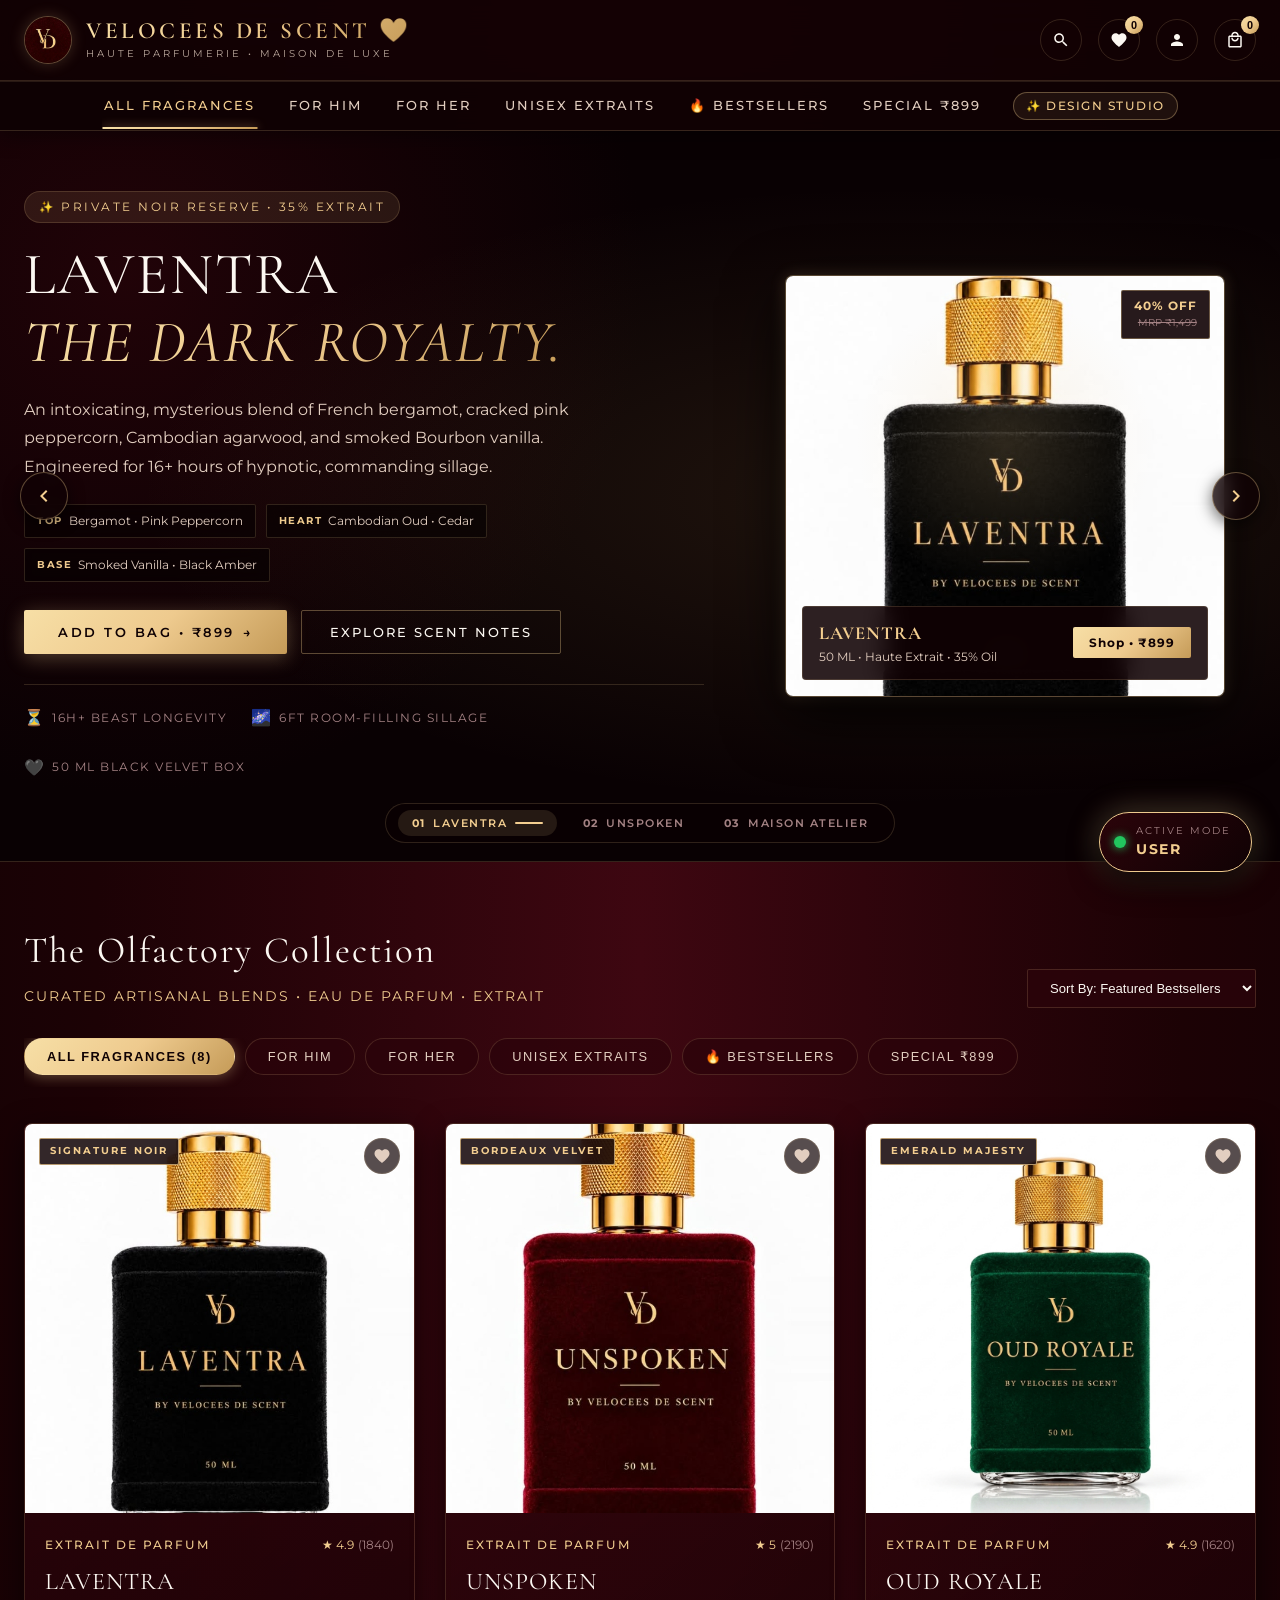
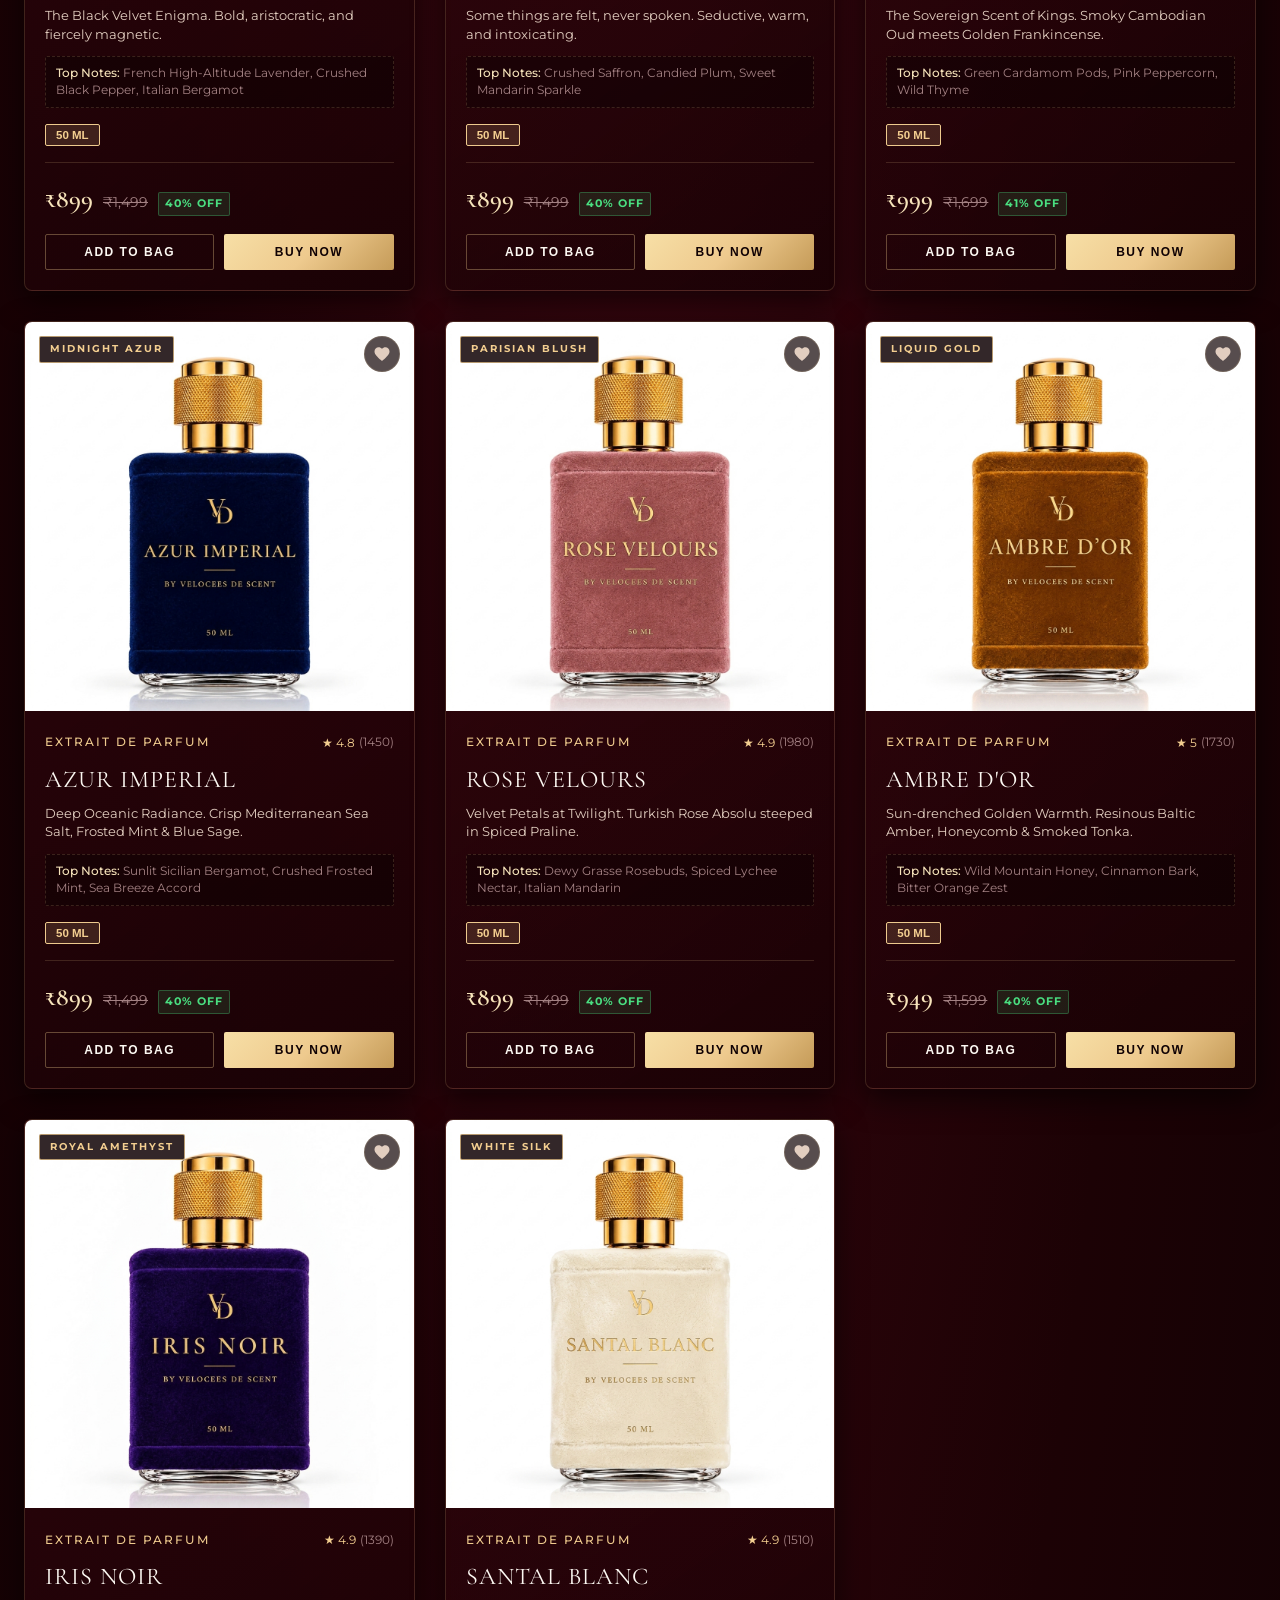
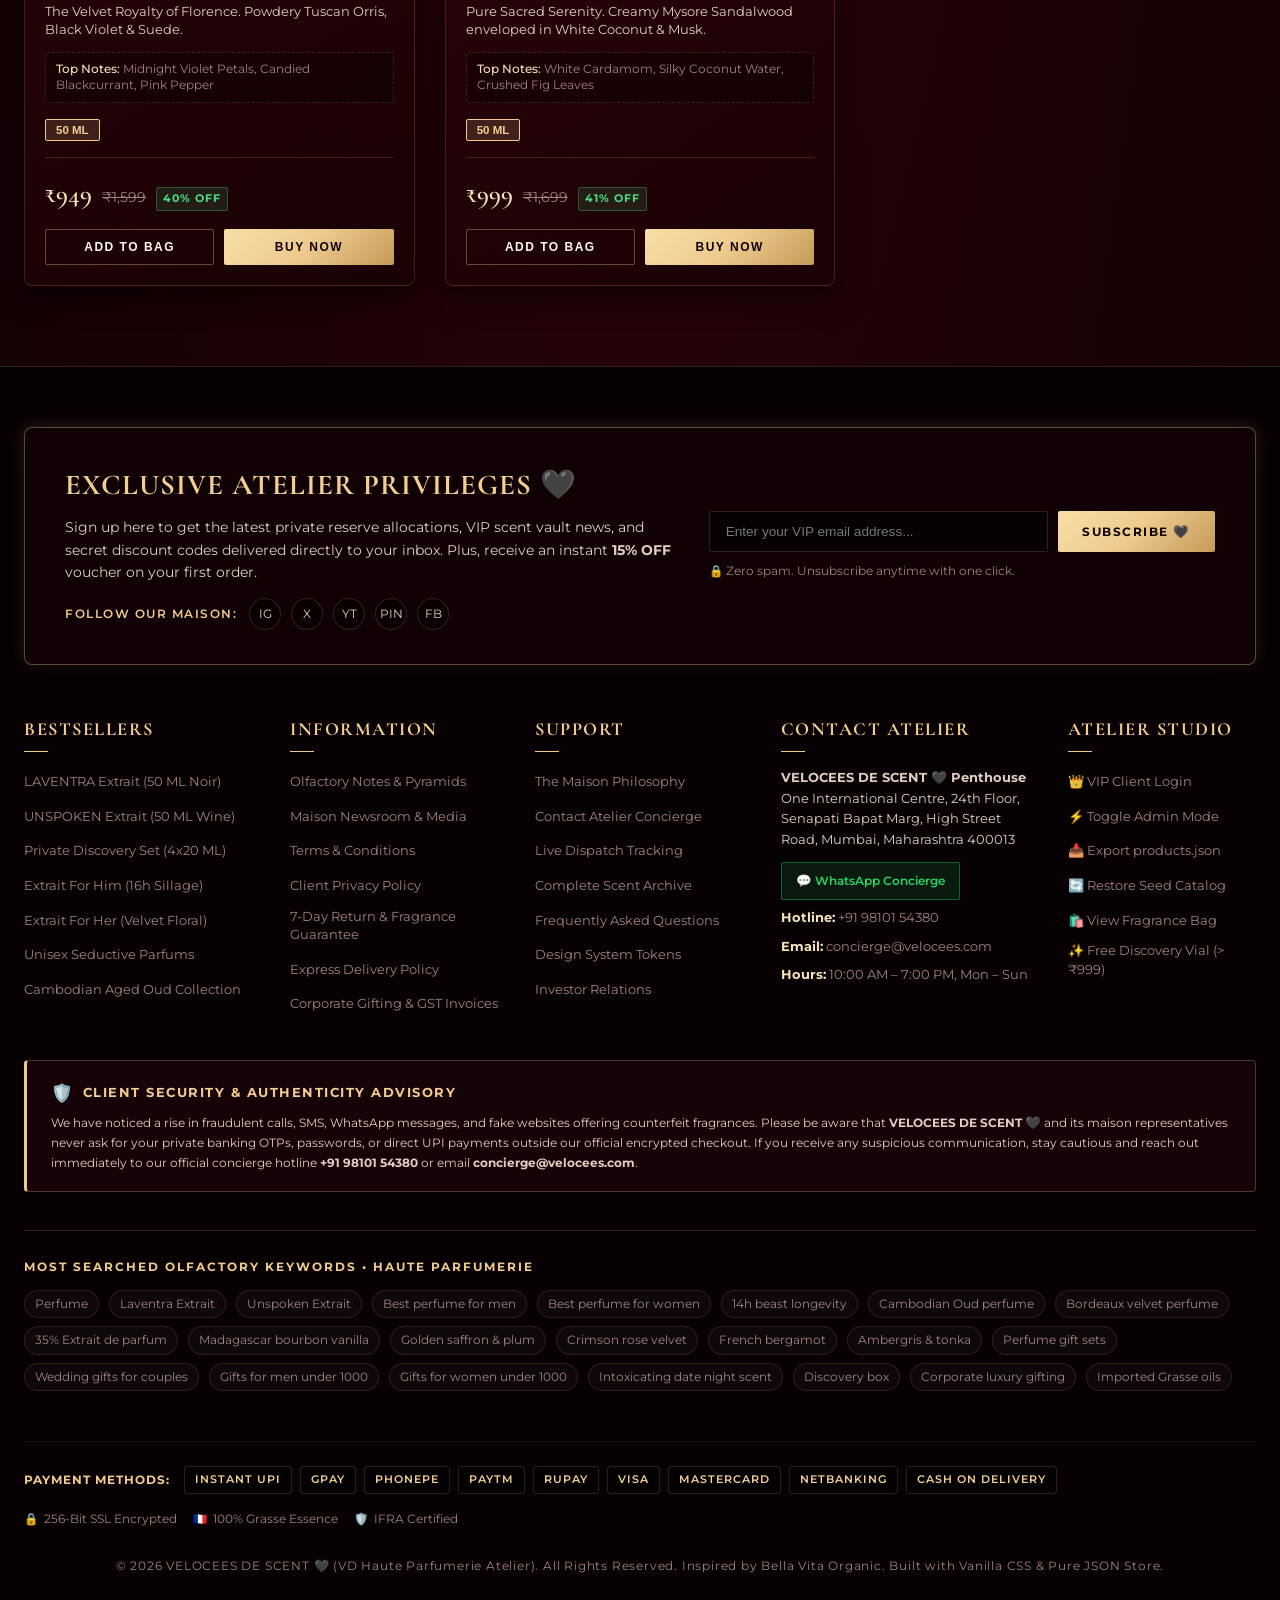
<file: index.html>
<!DOCTYPE html>
<html lang="en">

<head>
  <meta charset="UTF-8">
  <meta name="viewport" content="width=device-width, initial-scale=1.0">
  <script>
    if (window.location.hostname === '127.0.0.1') {
      window.location.hostname = 'localhost';
    }
    // Global namespace initialized immediately to prevent inline onclick race conditions
    window.velocees = window.velocees || {};
    window.velocees.toggleSearch = function (forceState) {
      const dropdown = document.getElementById('globalSearchDropdown') || document.getElementById('mobileSearchDropdown');
      const input = document.getElementById('searchInput') || document.getElementById('mobileSearchInput');
      if (!dropdown) return;
      if (typeof forceState === 'boolean') {
        dropdown.classList.toggle('open', forceState);
      } else {
        dropdown.classList.toggle('open');
      }
      if (dropdown.classList.contains('open') && input) {
        setTimeout(() => input.focus(), 60);
      }
    };
    window.velocees.toggleMobileSearch = window.velocees.toggleSearch;
  </script>
  <title>VELOCEES DE SCENT 🖤 — Haute Parfumerie & Luxury Fragrances</title>
  <meta name="description"
    content="Discover VELOCEES DE SCENT 🖤. Artisanal luxury perfumes crafted with imported French oils, high oil concentrations, and 14+ hours of hypnotic sillage.">

  <!-- Favicon Package generated from master fav.jpg -->
  <link rel="icon" type="image/x-icon" href="brand/favicon.ico">
  <link rel="icon" type="image/png" sizes="32x32" href="brand/favicon-32x32.png">
  <link rel="icon" type="image/png" sizes="16x16" href="brand/favicon-16x16.png">
  <link rel="apple-touch-icon" sizes="180x180" href="brand/apple-touch-icon.png">

  <!-- Google Typography: Cormorant Garamond, Montserrat, Pinyon Script -->
  <link rel="preconnect" href="https://fonts.googleapis.com">
  <link rel="preconnect" href="https://fonts.gstatic.com" crossorigin>
  <link
    href="https://fonts.googleapis.com/css2?family=Cormorant+Garamond:ital,wght@0,300;0,400;0,600;0,700;1,400&family=Montserrat:wght@200;300;400;500;600;700&family=Pinyon+Script&display=swap"
    rel="stylesheet">

  <!-- Master Stylesheet -->
  <link rel="stylesheet" href="styles.css?v=20261022_v8_subnav">
</head>

<body>

  <!-- ADMIN STUDIO TOP BAR (Visible only in Admin mode) -->
  <div class="admin-global-banner" id="adminBanner">
    <div>
      <span>⚡ <strong>ADMIN STUDIO ACTIVE</strong> &bull; </span>
      <span id="adminStatsText">Loading JSON Store...</span>
    </div>
    <div class="admin-banner-actions">
      <button class="btn-admin-header" id="adminAddBtn">➕ Add Fragrance</button>
      <button class="btn-admin-header" id="adminExportBtn">📥 Export JSON</button>
      <button class="btn-admin-header" id="adminResetBtn">🔄 Reset Seed</button>
    </div>
  </div>

  <!-- SITE HEADER / NAVIGATION -->
  <header class="site-header">
    <div class="container nav-container">

      <!-- Brand Identity -->
      <a href="#" class="brand-identity" title="VELOCEES DE SCENT 🖤">
        <div class="brand-monogram-circle">
          <img src="brand/fav.jpg" alt="VD Monogram">
        </div>
        <div class="brand-text-lockup">
          <span class="brand-name">VELOCEES DE SCENT 🖤</span>
          <span class="brand-tagline-mini">Haute Parfumerie &bull; Maison de Luxe</span>
        </div>
      </a>

      <!-- Search, Wishlist, Account, Bag -->
      <div class="header-actions">
        <!-- Desktop Search Bar -->
        <div class="search-wrapper desktop-search-only">
          <svg class="search-icon-svg" viewBox="0 0 24 24">
            <path
              d="M15.5 14h-.79l-.28-.27C15.41 12.59 16 11.11 16 9.5 16 5.91 13.09 3 9.5 3S3 5.91 3 9.5 5.91 16 9.5 16c1.61 0 3.09-.59 4.23-1.57l.27.28v.79l5 4.99L20.49 19l-4.99-5zm-6 0C7.01 14 5 11.99 5 9.5S7.01 5 9.5 5 14 7.01 14 9.5 11.99 14 9.5 14z" />
          </svg>
          <input type="text" id="searchInput" class="search-input-box" placeholder="Search notes, oud...">
        </div>

        <!-- Mobile Search Toggle Button (visible only on mobile) -->
        <button class="action-btn mobile-search-btn" id="mobileSearchToggleBtn" title="Search Scents"
          onclick="window.velocees.toggleMobileSearch();">
          <svg viewBox="0 0 24 24">
            <path
              d="M15.5 14h-.79l-.28-.27C15.41 12.59 16 11.11 16 9.5 16 5.91 13.09 3 9.5 3S3 5.91 3 9.5 5.91 16 9.5 16c1.61 0 3.09-.59 4.23-1.57l.27.28v.79l5 4.99L20.49 19l-4.99-5zm-6 0C7.01 14 5 11.99 5 9.5S7.01 5 9.5 5 14 7.01 14 9.5 11.99 14 9.5 14z" />
          </svg>
        </button>

        <!-- Wishlist Button -->
        <button class="action-btn" id="wishlistHeaderBtn" title="Wishlist"
          onclick="window.velocees.openWishlistToast();">
          <svg viewBox="0 0 24 24">
            <path
              d="M12 21.35l-1.45-1.32C5.4 15.36 2 12.28 2 8.5 2 5.42 4.42 3 7.5 3c1.74 0 3.41.81 4.5 2.09C13.09 3.81 14.76 3 16.5 3 19.58 3 22 5.42 22 8.5c0 3.78-3.4 6.86-8.55 11.54L12 21.35z" />
          </svg>
          <span class="badge-count" id="wishlistBadgeCount">0</span>
        </button>

        <!-- VIP Account / Firebase Login Button -->
        <a href="firebase.html" class="action-btn" id="accountHeaderBtn" title="VIP Client Login & Account">
          <svg viewBox="0 0 24 24">
            <path
              d="M12 12c2.21 0 4-1.79 4-4s-1.79-4-4-4-4 1.79-4 4 1.79 4 4 4zm0 2c-2.67 0-8 1.34-8 4v2h16v-2c0-2.66-5.33-4-8-4z" />
          </svg>
        </a>

        <!-- Cart Bag Button -->
        <button class="action-btn" id="cartToggleBtn" title="Your Fragrance Bag">
          <svg viewBox="0 0 24 24">
            <path
              d="M19 6h-2c0-2.76-2.24-5-5-5S7 3.24 7 6H5c-1.1 0-2 .9-2 2v12c0 1.1.9 2 2 2h14c1.1 0 2-.9 2-2V8c0-1.1-.9-2-2-2zm-7-3c1.66 0 3 1.34 3 3H9c0-1.66 1.34-3 3-3zm7 17H5V8h14v12zm-7-8c-1.66 0-3-1.34-3-3H7c0 2.76 2.24 5 5 5s5-2.24 5-5h-2c0 1.66-1.34 3-3 3z" />
          </svg>
          <span class="badge-count" id="cartBadgeCount">0</span>
        </button>
      </div>

    </div>

    <!-- Mobile Expandable Search Bar (Slides down cleanly on mobile) -->
    <div class="mobile-search-dropdown" id="mobileSearchDropdown">
      <div class="container mobile-search-inner">
        <svg class="search-icon-svg" viewBox="0 0 24 24">
          <path
            d="M15.5 14h-.79l-.28-.27C15.41 12.59 16 11.11 16 9.5 16 5.91 13.09 3 9.5 3S3 5.91 3 9.5 5.91 16 9.5 16c1.61 0 3.09-.59 4.23-1.57l.27.28v.79l5 4.99L20.49 19l-4.99-5zm-6 0C7.01 14 5 11.99 5 9.5S7.01 5 9.5 5 14 7.01 14 9.5 11.99 14 9.5 14z" />
        </svg>
        <input type="text" id="mobileSearchInput" class="mobile-search-input"
          placeholder="Search Laventra, Unspoken, notes...">
        <button class="mobile-search-close" onclick="window.velocees.toggleMobileSearch(false);">&times;</button>
      </div>
    </div>
  </header>

  <!-- CATEGORY NAVIGATION BAR (BELOW HEADER) -->
  <nav class="category-subnav-bar" id="categorySubnav" aria-label="Collections and Categories Navigation">
    <div class="container category-subnav-inner">
      <ul class="subnav-list">
        <li><a href="#catalog" class="subnav-link active" data-subnav="all"
            onclick="if(window.velocees && window.velocees.filterByNav){ window.velocees.filterByNav('all', this); }">All
            Fragrances</a></li>
        <li><a href="#catalog" class="subnav-link" data-subnav="men"
            onclick="if(window.velocees && window.velocees.filterByNav){ window.velocees.filterByNav('men', this); }">For
            Him</a></li>
        <li><a href="#catalog" class="subnav-link" data-subnav="women"
            onclick="if(window.velocees && window.velocees.filterByNav){ window.velocees.filterByNav('women', this); }">For
            Her</a></li>
        <li><a href="#catalog" class="subnav-link" data-subnav="unisex"
            onclick="if(window.velocees && window.velocees.filterByNav){ window.velocees.filterByNav('unisex', this); }">Unisex
            Extraits</a></li>
        <li><a href="#catalog" class="subnav-link" data-subnav="bestseller"
            onclick="if(window.velocees && window.velocees.filterByNav){ window.velocees.filterByNav('bestseller', this); }">🔥
            Bestsellers</a></li>
        <li><a href="#catalog" class="subnav-link" data-subnav="under-899"
            onclick="if(window.velocees && window.velocees.filterByNav){ window.velocees.filterByNav('under-899', this); }">Special
            ₹899</a></li>
        <li><a href="brand/tokens-preview.html" target="_blank" class="subnav-link subnav-studio-badge">✨ Design Studio</a>
        </li>
      </ul>
    </div>
  </nav>

  <!-- HERO CAROUSEL SECTION -->
  <section class="hero-carousel-section" id="heroCarousel" aria-label="Haute Parfumerie Showcase">
    <div class="carousel-track-wrapper">
      <div class="carousel-track" id="heroCarouselTrack">

        <!-- SLIDE 1: LAVENTRA -->
        <div class="carousel-slide slide-laventra active" data-slide="0">
          <div class="container hero-slide-grid">
            <div class="hero-text-col">
              <span class="hero-tag">✨ Private Noir Reserve &bull; 35% Extrait</span>
              <h1 class="hero-title">
                LAVENTRA<br>
                <span class="gold-accent">THE DARK ROYALTY.</span>
              </h1>
              <p class="hero-description">
                An intoxicating, mysterious blend of French bergamot, cracked pink peppercorn, Cambodian agarwood, and
                smoked Bourbon vanilla. Engineered for 16+ hours of hypnotic, commanding sillage.
              </p>

              <div class="hero-scent-notes-bar">
                <div class="scent-note-chip">
                  <span class="chip-label">Top</span>
                  <span class="chip-val">Bergamot &bull; Pink Peppercorn</span>
                </div>
                <div class="scent-note-chip">
                  <span class="chip-label">Heart</span>
                  <span class="chip-val">Cambodian Oud &bull; Cedar</span>
                </div>
                <div class="scent-note-chip">
                  <span class="chip-label">Base</span>
                  <span class="chip-val">Smoked Vanilla &bull; Black Amber</span>
                </div>
              </div>

              <div class="hero-actions">
                <button class="btn-primary" onclick="window.velocees.addToCart('vd-laventra', '50 ML', true);">
                  <span>Add to Bag &bull; ₹899</span> <span>&rarr;</span>
                </button>
                <button class="btn-secondary" onclick="window.velocees.openProductDetail('vd-laventra');">
                  Explore Scent Notes
                </button>
              </div>

              <div class="hero-specs-row">
                <div class="spec-item">
                  <span class="spec-icon">⏳</span>
                  <span class="spec-text">16h+ Beast Longevity</span>
                </div>
                <div class="spec-item">
                  <span class="spec-icon">🌌</span>
                  <span class="spec-text">6ft Room-Filling Sillage</span>
                </div>
                <div class="spec-item">
                  <span class="spec-icon">🖤</span>
                  <span class="spec-text">50 ML Black Velvet Box</span>
                </div>
              </div>
            </div>

            <!-- Slide Visual -->
            <div class="hero-visual-col">
              <div class="hero-product-stage stage-noir">
                <div class="stage-glow"></div>
                <div class="stage-badge-offer">
                  <span class="badge-discount">40% OFF</span>
                  <span class="badge-mrp">MRP ₹1,499</span>
                </div>
                <img src="assets/laventra.jpg" alt="VELOCEES DE SCENT LAVENTRA Extrait" class="stage-bottle-img">
                <div class="stage-floating-card">
                  <div class="stage-card-info">
                    <h4>LAVENTRA</h4>
                    <p>50 ML &bull; Haute Extrait &bull; 35% Oil</p>
                  </div>
                  <button class="stage-card-btn" onclick="window.velocees.addToCart('vd-laventra', '50 ML', true);">
                    Shop &bull; ₹899
                  </button>
                </div>
              </div>
            </div>
          </div>
        </div>

        <!-- SLIDE 2: UNSPOKEN -->
        <div class="carousel-slide slide-unspoken" data-slide="1">
          <div class="container hero-slide-grid">
            <div class="hero-text-col">
              <span class="hero-tag"
                style="border-color: rgba(186, 24, 52, 0.4); background: rgba(186, 24, 52, 0.15); color: #f7a8b8;">
                🍷 Bordeaux Velvet Edition &bull; 35% Extrait
              </span>
              <h1 class="hero-title">
                UNSPOKEN<br>
                <span class="gold-accent"
                  style="background: linear-gradient(135deg, #f7dfa6 0%, #e8869c 60%, #c59b58 100%); -webkit-background-clip: text; -webkit-text-fill-color: transparent;">
                  WHISPERS IN BURGUNDY.
                </span>
              </h1>
              <p class="hero-description">
                A magnetic, unisex aura woven from golden crushed saffron, candied plum, velvet crimson rose, and salty
                Madagascar ambergris. A fragrance that announces your presence without uttering a single word.
              </p>

              <div class="hero-scent-notes-bar">
                <div class="scent-note-chip">
                  <span class="chip-label">Top</span>
                  <span class="chip-val">Golden Saffron &bull; Candied Plum</span>
                </div>
                <div class="scent-note-chip">
                  <span class="chip-label">Heart</span>
                  <span class="chip-val">Crimson Rose Velvet &bull; Cinnamon</span>
                </div>
                <div class="scent-note-chip">
                  <span class="chip-label">Base</span>
                  <span class="chip-val">Madagascar Vanilla &bull; Ambergris</span>
                </div>
              </div>

              <div class="hero-actions">
                <button class="btn-primary" onclick="window.velocees.addToCart('vd-unspoken', '50 ML', true);">
                  <span>Add to Bag &bull; ₹949</span> <span>&rarr;</span>
                </button>
                <button class="btn-secondary" onclick="window.velocees.openProductDetail('vd-unspoken');">
                  Explore Scent Notes
                </button>
              </div>

              <div class="hero-specs-row">
                <div class="spec-item">
                  <span class="spec-icon">⏳</span>
                  <span class="spec-text">14h+ Beast Longevity</span>
                </div>
                <div class="spec-item">
                  <span class="spec-icon">🌹</span>
                  <span class="spec-text">Intimate & Seductive Sillage</span>
                </div>
                <div class="spec-item">
                  <span class="spec-icon">🍷</span>
                  <span class="spec-text">50 ML Bordeaux Velvet Box</span>
                </div>
              </div>
            </div>

            <!-- Slide Visual -->
            <div class="hero-visual-col">
              <div class="hero-product-stage stage-wine">
                <div class="stage-glow wine-glow"></div>
                <div class="stage-badge-offer">
                  <span class="badge-discount">41% OFF</span>
                  <span class="badge-mrp">MRP ₹1,599</span>
                </div>
                <img src="assets/unspoken.jpg" alt="VELOCEES DE SCENT UNSPOKEN Extrait" class="stage-bottle-img">
                <div class="stage-floating-card">
                  <div class="stage-card-info">
                    <h4>UNSPOKEN</h4>
                    <p>50 ML &bull; Bordeaux Velvet &bull; 35% Oil</p>
                  </div>
                  <button class="stage-card-btn" onclick="window.velocees.addToCart('vd-unspoken', '50 ML', true);">
                    Shop &bull; ₹949
                  </button>
                </div>
              </div>
            </div>
          </div>
        </div>

        <!-- SLIDE 3: MAISON ATELIER -->
        <div class="carousel-slide slide-maison" data-slide="2">
          <div class="container hero-slide-grid">
            <div class="hero-text-col">
              <span class="hero-tag">🖤 The Maison Philosophy</span>
              <h1 class="hero-title">
                HAUTE PARFUMERIE.<br>
                <span class="gold-accent">ZERO COMPROMISE.</span>
              </h1>
              <p class="hero-description">
                Direct from the fragrance capital of Grasse to your vanity. We strip away retail markups, excessive
                marketing, and diluted designer formulas to offer pure Extrait de Parfum intensity.
              </p>

              <div class="hero-specs-grid-maison">
                <div class="maison-spec-card">
                  <div class="card-icon">🇫🇷</div>
                  <div>
                    <strong>Grasse Absolutes</strong>
                    <p>Distilled in southern France</p>
                  </div>
                </div>
                <div class="maison-spec-card">
                  <div class="card-icon">⚡</div>
                  <div>
                    <strong>35% Pure Oil</strong>
                    <p>Highest industry concentration</p>
                  </div>
                </div>
                <div class="maison-spec-card">
                  <div class="card-icon">🛡️</div>
                  <div>
                    <strong>IFRA Certified</strong>
                    <p>Safe on skin & hypoallergenic</p>
                  </div>
                </div>
                <div class="maison-spec-card">
                  <div class="card-icon">🎁</div>
                  <div>
                    <strong>Complimentary Vial</strong>
                    <p>On all orders above ₹999</p>
                  </div>
                </div>
              </div>

              <div class="hero-actions">
                <a href="#catalog" class="btn-primary">
                  <span>Explore Both Editions</span> <span>&rarr;</span>
                </a>
                <a href="firebase.html" class="btn-secondary">
                  VIP Client Lounge
                </a>
              </div>
            </div>

            <!-- Slide Visual: Twin Show -->
            <div class="hero-visual-col">
              <div class="maison-twin-stage">
                <div class="twin-seal-circle">
                  <img src="brand/fav.jpg" alt="VELOCEES Crest" class="twin-crest-img">
                </div>
                <div class="twin-bottles-wrapper">
                  <div class="twin-bottle-item left-bottle" onclick="window.velocees.goToHeroSlide(0)">
                    <img src="assets/laventra.jpg" alt="LAVENTRA">
                    <span class="twin-pill">LAVENTRA &bull; ₹899</span>
                  </div>
                  <div class="twin-bottle-item right-bottle" onclick="window.velocees.goToHeroSlide(1)">
                    <img src="assets/unspoken.jpg" alt="UNSPOKEN">
                    <span class="twin-pill">UNSPOKEN &bull; ₹949</span>
                  </div>
                </div>
              </div>
            </div>
          </div>
        </div>

      </div>
    </div>

    <!-- CAROUSEL CONTROLS -->
    <button class="carousel-arrow carousel-arrow-prev" id="carouselPrevBtn" aria-label="Previous Slide"
      onclick="window.velocees.prevHeroSlide();">
      <svg viewBox="0 0 24 24">
        <path d="M15.41 7.41L14 6l-6 6 6 6 1.41-1.41L10.83 12z" />
      </svg>
    </button>
    <button class="carousel-arrow carousel-arrow-next" id="carouselNextBtn" aria-label="Next Slide"
      onclick="window.velocees.nextHeroSlide();">
      <svg viewBox="0 0 24 24">
        <path d="M10 6L8.59 7.41 13.17 12l-4.58 4.59L10 18l6-6z" />
      </svg>
    </button>

    <!-- CAROUSEL INDICATORS -->
    <div class="carousel-indicators-bar">
      <button class="indicator-pill active" onclick="window.velocees.goToHeroSlide(0);">
        <span class="indicator-num">01</span>
        <span class="indicator-title">LAVENTRA</span>
        <span class="indicator-progress"><span class="indicator-fill"></span></span>
      </button>
      <button class="indicator-pill" onclick="window.velocees.goToHeroSlide(1);">
        <span class="indicator-num">02</span>
        <span class="indicator-title">UNSPOKEN</span>
        <span class="indicator-progress"><span class="indicator-fill"></span></span>
      </button>
      <button class="indicator-pill" onclick="window.velocees.goToHeroSlide(2);">
        <span class="indicator-num">03</span>
        <span class="indicator-title">MAISON ATELIER</span>
        <span class="indicator-progress"><span class="indicator-fill"></span></span>
      </button>
    </div>
  </section>

  <!-- CATALOG SECTION -->
  <section class="catalog-section" id="catalog">
    <div class="container">

      <!-- Section Header -->
      <div class="section-header-row">
        <div class="section-heading-group">
          <h2>The Olfactory Collection</h2>
          <p>Curated Artisanal Blends &bull; Eau De Parfum &bull; Extrait</p>
        </div>

        <div class="catalog-controls">
          <select id="sortSelect" class="sort-select" aria-label="Sort products">
            <option value="featured">Sort By: Featured Bestsellers</option>
            <option value="price-low">Price: Low to High</option>
            <option value="price-high">Price: High to Low</option>
            <option value="rating">Highest Customer Rated</option>
          </select>
        </div>
      </div>

      <!-- Category Filter Pills -->
      <div class="category-pills-wrap">
        <button class="pill-btn active" data-category="all">All Fragrances (<span id="allCount">8</span>)</button>
        <button class="pill-btn" data-category="men">For Him</button>
        <button class="pill-btn" data-category="women">For Her</button>
        <button class="pill-btn" data-category="unisex">Unisex Extraits</button>
        <button class="pill-btn" data-category="bestseller">🔥 Bestsellers</button>
        <button class="pill-btn" data-category="under-899">Special ₹899</button>
      </div>

      <!-- Products Grid (Filled dynamically via app.js & JSON store) -->
      <div class="products-grid" id="productsGrid">
        <!-- Rendered by app.js -->
      </div>

    </div>
  </section>

  <!-- SLIDE-OUT CART DRAWER -->
  <div class="cart-drawer-overlay" id="cartDrawerOverlay">
    <div class="cart-drawer">

      <!-- Drawer Header -->
      <div class="cart-drawer-header">
        <h3>Your Fragrance Bag 🖤</h3>
        <button class="close-drawer-btn" id="cartCloseBtn">&times;</button>
      </div>

      <!-- Free Delivery Progress Bar -->
      <div class="cart-free-shipping-bar">
        <div class="shipping-bar-text" id="freeShippingText">
          Add <strong>₹999</strong> to unlock Free Discovery Vial + Express Delivery
        </div>
        <div class="progress-track">
          <div class="progress-fill" id="freeShippingFill"></div>
        </div>
      </div>

      <!-- Cart Items -->
      <div class="cart-items-container" id="cartItemsContainer">
        <!-- Rendered dynamically -->
      </div>

      <!-- Cart Drawer Footer -->
      <div class="cart-drawer-footer">
        <div class="coupon-box">
          <input type="text" id="couponInput" class="coupon-input" placeholder="Coupon (e.g. LUXE15)">
          <button class="coupon-btn" id="applyCouponBtn">Apply</button>
        </div>

        <div class="bill-row">
          <span>Subtotal</span>
          <span id="subtotalVal">₹0</span>
        </div>
        <div class="bill-row" id="discountRow" style="display: none; color: #4ade80;">
          <span>Coupon Savings</span>
          <span id="discountVal">-₹0</span>
        </div>
        <div class="bill-row">
          <span>Express Courier Shipping</span>
          <span style="color: #4ade80;">FREE</span>
        </div>
        <div class="bill-row total-row">
          <span>Grand Total</span>
          <span class="total-amount" id="grandTotalVal">₹0</span>
        </div>

        <button class="btn-checkout" id="checkoutBtn">Proceed to Checkout &rarr;</button>
      </div>

    </div>
  </div>

  <!-- PRODUCT DETAIL / SCENT PYRAMID MODAL -->
  <div class="modal-overlay" id="productDetailModal">
    <div class="modal-container">
      <button class="modal-close-btn" id="modalDetailCloseBtn">&times;</button>
      <div id="modalDetailBody">
        <!-- Populated dynamically by app.js -->
      </div>
    </div>
  </div>

  <!-- ADMIN ADD / EDIT PRODUCT MODAL -->
  <div class="modal-overlay" id="adminFormModal">
    <div class="modal-container" style="max-width: 680px;">
      <button class="modal-close-btn" id="adminCloseModalBtn">&times;</button>
      <div class="admin-form-wrap">
        <h2 id="adminModalTitle">Add New Haute Fragrance</h2>
        <form id="adminProductForm">
          <input type="hidden" id="editProductId">

          <div class="form-grid-2">
            <div class="form-group">
              <label for="inputName">Fragrance Name</label>
              <input type="text" id="inputName" class="form-control" placeholder="e.g. Noir Suprême" required>
            </div>
            <div class="form-group">
              <label for="inputType">Type / Concentration</label>
              <input type="text" id="inputType" class="form-control" placeholder="e.g. Extrait De Parfum" required>
            </div>
          </div>

          <div class="form-grid-2">
            <div class="form-group">
              <label for="inputCategory">Category</label>
              <select id="inputCategory" class="form-control" required>
                <option value="men">Men</option>
                <option value="women">Women</option>
                <option value="unisex">Unisex</option>
                <option value="gift-sets">Gift Sets</option>
              </select>
            </div>
            <div class="form-group">
              <label for="inputBadge">Badge Tag</label>
              <input type="text" id="inputBadge" class="form-control" placeholder="e.g. NEW, BESTSELLER">
            </div>
          </div>

          <div class="form-grid-2">
            <div class="form-group">
              <label for="inputPrice">Selling Price (₹)</label>
              <input type="number" id="inputPrice" class="form-control" placeholder="899" required>
            </div>
            <div class="form-group">
              <label for="inputMrp">M.R.P. (₹)</label>
              <input type="number" id="inputMrp" class="form-control" placeholder="1499" required>
            </div>
          </div>

          <div class="form-group">
            <label for="inputImage">Image Filename / URL</label>
            <input type="text" id="inputImage" class="form-control" placeholder="laventra.jpg, unspoken.jpg..."
              required>
          </div>

          <div class="form-group">
            <label for="inputTagline">Catchy Tagline</label>
            <input type="text" id="inputTagline" class="form-control" placeholder="Brief one-sentence appeal" required>
          </div>

          <div class="form-group">
            <label for="inputDesc">Editorial Description</label>
            <textarea id="inputDesc" class="form-control" rows="3"
              placeholder="Full fragrance notes, mood, and olfactory story" required></textarea>
          </div>

          <div class="form-group">
            <label for="inputTopNotes">Top Notes (First 30 mins)</label>
            <input type="text" id="inputTopNotes" class="form-control" placeholder="e.g. Italian Bergamot, Saffron">
          </div>
          <div class="form-group">
            <label for="inputHeartNotes">Heart Notes (2-6 hours)</label>
            <input type="text" id="inputHeartNotes" class="form-control"
              placeholder="e.g. Damask Rose Velvet, Tuscan Leather">
          </div>
          <div class="form-group">
            <label for="inputBaseNotes">Base Notes (6-14+ hours)</label>
            <input type="text" id="inputBaseNotes" class="form-control"
              placeholder="e.g. Cambodian Agarwood, Bourbon Vanilla">
          </div>

          <div style="display: flex; justify-content: flex-end; gap: 12px; margin-top: 20px;">
            <button type="button" class="btn-secondary" onclick="window.velocees.closeAdminModal();">Cancel</button>
            <button type="submit" class="btn-primary">Save to JSON Store</button>
          </div>
        </form>
      </div>
    </div>
  </div>

  <!-- CHECKOUT SIMULATION MODAL -->
  <div class="modal-overlay" id="checkoutModal">
    <div class="modal-container" style="max-width: 580px;">
      <button class="modal-close-btn" id="closeCheckoutBtn">&times;</button>
      <div style="padding: 30px;">
        <span
          style="font-size: 0.72rem; letter-spacing: 2px; text-transform: uppercase; color: var(--color-gold-300);">Fast
          Express Checkout</span>
        <h2 style="font-family: var(--font-serif); font-size: 2rem; color: #fff; margin: 4px 0 16px;">
          Complete Your Acquisition
        </h2>

        <div
          style="background: rgba(0,0,0,0.4); padding: 14px; border-radius: 4px; border: 1px solid var(--border-gold-subtle); margin-bottom: 20px; display: flex; justify-content: space-between; align-items: center;">
          <div>
            <div style="font-size: 0.8rem; color: var(--color-text-muted);">Items: <span id="checkoutItemCount"
                style="color: #fff; font-weight: 600;">1</span> bottles</div>
            <div style="font-size: 0.75rem; color: #4ade80;">Includes Free Luxury Discovery Vial</div>
          </div>
          <div
            style="font-family: var(--font-serif); font-size: 1.6rem; color: var(--color-gold-300); font-weight: 700;"
            id="checkoutSummaryTotal">
            ₹899
          </div>
        </div>

        <form id="checkoutForm">
          <div class="form-group">
            <label for="custName">Full Name</label>
            <input type="text" id="custName" class="form-control" placeholder="Lord / Lady / Customer Name" required
              value="Pranay Teja">
          </div>
          <div class="form-grid-2">
            <div class="form-group">
              <label for="custPhone">Phone Number</label>
              <input type="tel" id="custPhone" class="form-control" placeholder="+91 98765 43210" required
                value="+91 98765 43210">
            </div>
            <div class="form-group">
              <label for="custPin">Pincode</label>
              <input type="text" id="custPin" class="form-control" placeholder="500001" required value="500081">
            </div>
          </div>
          <div class="form-group">
            <label for="custAddress">Delivery Address</label>
            <input type="text" id="custAddress" class="form-control" placeholder="Apartment, Street, Locality, City"
              required value="Velocees Penthouse, High Street Road">
          </div>

          <div class="form-group">
            <label>Payment Method</label>
            <div style="display: grid; grid-template-columns: 1fr 1fr; gap: 10px; margin-top: 6px;">
              <label
                style="display: flex; align-items: center; gap: 8px; font-size: 0.82rem; color: var(--color-text-secondary); background: rgba(0,0,0,0.3); padding: 8px 12px; border-radius: 4px; border: 1px solid var(--border-gold-subtle); cursor: pointer;">
                <input type="radio" name="paymethod" checked> Instant UPI / QR
              </label>
              <label
                style="display: flex; align-items: center; gap: 8px; font-size: 0.82rem; color: var(--color-text-secondary); background: rgba(0,0,0,0.3); padding: 8px 12px; border-radius: 4px; border: 1px solid var(--border-gold-subtle); cursor: pointer;">
                <input type="radio" name="paymethod"> Cash on Delivery
              </label>
            </div>
          </div>

          <button type="submit" class="btn-checkout" style="margin-top: 20px;">
            Confirm & Place Order 🖤
          </button>
        </form>
      </div>
    </div>
  </div>

  <!-- FLOATING ADMIN / USER MODE TOGGLE BUTTON -->
  <div class="floating-mode-switch" id="floatingModeSwitch"
    title="Click to toggle between Customer Storefront and Admin Studio Mode">
    <div class="mode-pill-status"></div>
    <div class="mode-text-group">
      <span class="mode-text-title">Active Mode</span>
      <span class="mode-text-val" id="currentModeText">User</span>
    </div>
  </div>

  <!-- TOAST NOTIFICATION -->
  <div class="toast-msg" id="toastMsg">Notification message</div>

  <!-- FOOTER (BELLA VITA INSPIRATION REIMAGINED FOR VELOCEES DE SCENT 🖤) -->
  <footer class="site-footer">
    <div class="container">

      <!-- EXCLUSIVE NEWSLETTER & VIP ATELIER SIGNUP -->
      <div class="footer-newsletter-wrap">
        <div class="newsletter-text-col">
          <h3>EXCLUSIVE ATELIER PRIVILEGES 🖤</h3>
          <p>
            Sign up here to get the latest private reserve allocations, VIP scent vault news, and secret discount codes
            delivered directly to your inbox.
            Plus, receive an instant <strong>15% OFF</strong> voucher on your first order.
          </p>
          <div class="footer-social-row">
            <span>Follow Our Maison:</span>
            <div class="footer-social-links">
              <a href="https://instagram.com" target="_blank" class="social-link-icon" title="Instagram">IG</a>
              <a href="https://twitter.com" target="_blank" class="social-link-icon" title="Twitter / X">X</a>
              <a href="https://youtube.com" target="_blank" class="social-link-icon" title="YouTube">YT</a>
              <a href="https://pinterest.com" target="_blank" class="social-link-icon" title="Pinterest">PIN</a>
              <a href="https://facebook.com" target="_blank" class="social-link-icon" title="Facebook">FB</a>
            </div>
          </div>
        </div>

        <div class="newsletter-form-col">
          <form onsubmit="event.preventDefault(); window.velocees.subscribeNewsletter(event);">
            <input type="email" id="newsletterEmailInput" class="newsletter-input"
              placeholder="Enter your VIP email address..." required>
            <button type="submit" class="newsletter-btn">Subscribe 🖤</button>
          </form>
          <div style="font-size: 0.72rem; color: var(--color-text-muted); margin-top: 10px;">
            🔒 Zero spam. Unsubscribe anytime with one click.
          </div>
        </div>
      </div>

      <!-- MAIN 5-COLUMN FOOTER NAVIGATION -->
      <div class="footer-grid-bella">

        <!-- COL 1: BESTSELLERS -->
        <div class="footer-col-bella">
          <h4>Bestsellers</h4>
          <ul class="footer-links-bella">
            <li><a href="#catalog" onclick="window.velocees.filterByNav('all');">LAVENTRA Extrait (50 ML Noir)</a></li>
            <li><a href="#catalog" onclick="window.velocees.filterByNav('all');">UNSPOKEN Extrait (50 ML Wine)</a></li>
            <li><a href="#catalog" onclick="window.velocees.filterByNav('gift-sets');">Private Discovery Set (4x20
                ML)</a></li>
            <li><a href="#catalog" onclick="window.velocees.filterByNav('men');">Extrait For Him (16h Sillage)</a></li>
            <li><a href="#catalog" onclick="window.velocees.filterByNav('women');">Extrait For Her (Velvet Floral)</a>
            </li>
            <li><a href="#catalog" onclick="window.velocees.filterByNav('unisex');">Unisex Seductive Parfums</a></li>
            <li><a href="#catalog" onclick="window.velocees.searchFromFooter('oud');">Cambodian Aged Oud Collection</a>
            </li>
          </ul>
        </div>

        <!-- COL 2: INFORMATION -->
        <div class="footer-col-bella">
          <h4>Information</h4>
          <ul class="footer-links-bella">
            <li><a href="#catalog" onclick="window.velocees.searchFromFooter('pyramid');">Olfactory Notes & Pyramids</a>
            </li>
            <li><a href="javascript:void(0)" onclick="window.velocees.showPolicyToast('newsroom')">Maison Newsroom &
                Media</a></li>
            <li><a href="javascript:void(0)" onclick="window.velocees.showPolicyToast('terms')">Terms & Conditions</a>
            </li>
            <li><a href="javascript:void(0)" onclick="window.velocees.showPolicyToast('privacy')">Client Privacy
                Policy</a></li>
            <li><a href="javascript:void(0)" onclick="window.velocees.showPolicyToast('return')">7-Day Return &
                Fragrance Guarantee</a></li>
            <li><a href="javascript:void(0)" onclick="window.velocees.showPolicyToast('shipping')">Express Delivery
                Policy</a></li>
            <li><a href="javascript:void(0)" onclick="window.velocees.showPolicyToast('bulk')">Corporate Gifting & GST
                Invoices</a></li>
          </ul>
        </div>

        <!-- COL 3: SUPPORT -->
        <div class="footer-col-bella">
          <h4>Support</h4>
          <ul class="footer-links-bella">
            <li><a href="javascript:void(0)" onclick="window.velocees.goToHeroSlide(2);">The Maison Philosophy</a></li>
            <li><a href="https://api.whatsapp.com/send/?phone=919810154380&text=Hello+Velocees+De+Scent+Concierge"
                target="_blank">Contact Atelier Concierge</a></li>
            <li><a href="javascript:void(0)" onclick="window.velocees.showPolicyToast('tracking')">Live Dispatch
                Tracking</a></li>
            <li><a href="#catalog" onclick="window.velocees.filterByNav('all');">Complete Scent Archive</a></li>
            <li><a href="javascript:void(0)" onclick="window.velocees.showPolicyToast('faq')">Frequently Asked
                Questions</a></li>
            <li><a href="brand/tokens-preview.html" target="_blank">Design System Tokens</a></li>
            <li><a href="javascript:void(0)" onclick="window.velocees.showPolicyToast('investor')">Investor
                Relations</a></li>
          </ul>
        </div>

        <!-- COL 4: CONTACT US -->
        <div class="footer-col-bella">
          <h4>Contact Atelier</h4>
          <p class="footer-contact-address">
            <strong>VELOCEES DE SCENT 🖤 Penthouse</strong><br>
            One International Centre, 24th Floor, Senapati Bapat Marg, High Street Road, Mumbai, Maharashtra 400013
          </p>
          <div class="footer-contact-meta">
            <a href="https://api.whatsapp.com/send/?phone=919810154380&text=Hello+Velocees+De+Scent+Concierge"
              target="_blank" class="footer-whatsapp-btn">
              💬 WhatsApp Concierge
            </a>
            <div class="footer-contact-item">
              <strong>Hotline:</strong> +91 98101 54380
            </div>
            <div class="footer-contact-item">
              <strong>Email:</strong> concierge@velocees.com
            </div>
            <div class="footer-contact-item">
              <strong>Hours:</strong> 10:00 AM – 7:00 PM, Mon – Sun
            </div>
          </div>
        </div>

        <!-- COL 5: ATELIER ACCESS & STUDIO -->
        <div class="footer-col-bella">
          <h4>Atelier Studio</h4>
          <ul class="footer-links-bella">
            <li><a href="firebase.html">👑 VIP Client Login</a></li>
            <li><a href="javascript:void(0)" onclick="window.velocees.toggleAdminMode();">⚡ Toggle Admin Mode</a></li>
            <li><a href="javascript:void(0)" onclick="window.velocees.exportProductsJSON();">📥 Export products.json</a>
            </li>
            <li><a href="javascript:void(0)" onclick="window.velocees.resetToSeedJSON();">🔄 Restore Seed Catalog</a>
            </li>
            <li><a href="javascript:void(0)" onclick="window.velocees.openCart();">🛍️ View Fragrance Bag</a></li>
            <li><a href="#catalog">✨ Free Discovery Vial (&gt; ₹999)</a></li>
          </ul>
        </div>

      </div>

      <!-- SECURITY & AUTHENTICITY ADVISORY (SCAM ALERT) -->
      <div class="footer-security-advisory">
        <h5>
          <span style="font-size: 1.1rem;">🛡️</span> CLIENT SECURITY & AUTHENTICITY ADVISORY
        </h5>
        <p>
          We have noticed a rise in fraudulent calls, SMS, WhatsApp messages, and fake websites offering counterfeit
          fragrances.
          Please be aware that <strong>VELOCEES DE SCENT 🖤</strong> and its maison representatives never ask for your
          private banking OTPs,
          passwords, or direct UPI payments outside our official encrypted checkout. If you receive any suspicious
          communication, stay cautious
          and reach out immediately to our official concierge hotline <strong>+91 98101 54380</strong> or email
          <strong>concierge@velocees.com</strong>.
        </p>
      </div>

      <!-- MOST SEARCHED OLFACTORY KEYWORDS (SEO CLOUD) -->
      <div class="footer-keywords-section">
        <div class="footer-keywords-title">Most Searched Olfactory Keywords &bull; Haute Parfumerie</div>
        <div class="footer-keywords-cloud">
          <a class="footer-keyword-pill" onclick="window.velocees.searchFromFooter('perfume');">Perfume</a>
          <a class="footer-keyword-pill" onclick="window.velocees.searchFromFooter('laventra');">Laventra Extrait</a>
          <a class="footer-keyword-pill" onclick="window.velocees.searchFromFooter('unspoken');">Unspoken Extrait</a>
          <a class="footer-keyword-pill" onclick="window.velocees.searchFromFooter('men');">Best perfume for men</a>
          <a class="footer-keyword-pill" onclick="window.velocees.searchFromFooter('women');">Best perfume for women</a>
          <a class="footer-keyword-pill" onclick="window.velocees.searchFromFooter('long lasting');">14h beast
            longevity</a>
          <a class="footer-keyword-pill" onclick="window.velocees.searchFromFooter('oud');">Cambodian Oud perfume</a>
          <a class="footer-keyword-pill" onclick="window.velocees.searchFromFooter('velvet');">Bordeaux velvet
            perfume</a>
          <a class="footer-keyword-pill" onclick="window.velocees.searchFromFooter('extrait');">35% Extrait de
            parfum</a>
          <a class="footer-keyword-pill" onclick="window.velocees.searchFromFooter('vanilla');">Madagascar bourbon
            vanilla</a>
          <a class="footer-keyword-pill" onclick="window.velocees.searchFromFooter('saffron');">Golden saffron &
            plum</a>
          <a class="footer-keyword-pill" onclick="window.velocees.searchFromFooter('rose');">Crimson rose velvet</a>
          <a class="footer-keyword-pill" onclick="window.velocees.searchFromFooter('bergamot');">French bergamot</a>
          <a class="footer-keyword-pill" onclick="window.velocees.searchFromFooter('amber');">Ambergris & tonka</a>
          <a class="footer-keyword-pill" onclick="window.velocees.searchFromFooter('gift');">Perfume gift sets</a>
          <a class="footer-keyword-pill" onclick="window.velocees.searchFromFooter('couples');">Wedding gifts for
            couples</a>
          <a class="footer-keyword-pill" onclick="window.velocees.searchFromFooter('men');">Gifts for men under 1000</a>
          <a class="footer-keyword-pill" onclick="window.velocees.searchFromFooter('women');">Gifts for women under
            1000</a>
          <a class="footer-keyword-pill" onclick="window.velocees.searchFromFooter('unisex');">Intoxicating date night
            scent</a>
          <a class="footer-keyword-pill" onclick="window.velocees.searchFromFooter('discovery');">Discovery box</a>
          <a class="footer-keyword-pill" onclick="window.velocees.searchFromFooter('corporate');">Corporate luxury
            gifting</a>
          <a class="footer-keyword-pill" onclick="window.velocees.searchFromFooter('grasse');">Imported Grasse oils</a>
        </div>
      </div>

      <!-- PAYMENT METHODS & TRUST STRIP -->
      <div class="footer-payment-strip">
        <div class="payment-methods-list">
          <span
            style="font-size: 0.72rem; color: var(--color-gold-400); font-weight: 700; margin-right: 6px; letter-spacing: 1px;">PAYMENT
            METHODS:</span>
          <span class="payment-pill">Instant UPI</span>
          <span class="payment-pill">GPay</span>
          <span class="payment-pill">PhonePe</span>
          <span class="payment-pill">Paytm</span>
          <span class="payment-pill">RuPay</span>
          <span class="payment-pill">Visa</span>
          <span class="payment-pill">Mastercard</span>
          <span class="payment-pill">NetBanking</span>
          <span class="payment-pill">Cash on Delivery</span>
        </div>

        <div class="trust-seals-list">
          <div class="trust-seal"><span class="trust-seal-icon">🔒</span> 256-Bit SSL Encrypted</div>
          <div class="trust-seal"><span class="trust-seal-icon">🇫🇷</span> 100% Grasse Essence</div>
          <div class="trust-seal"><span class="trust-seal-icon">🛡️</span> IFRA Certified</div>
        </div>
      </div>

      <!-- COPYRIGHT -->
      <div class="footer-bottom">
        &copy; 2026 VELOCEES DE SCENT 🖤 (VD Haute Parfumerie Atelier). All Rights Reserved. Inspired by Bella Vita
        Organic. Built with Vanilla CSS & Pure JSON Store.
      </div>

    </div>
  </footer>

  <!-- MOBILE BOTTOM NAVIGATION (Native App Feel on Touchscreens) -->
  <nav class="mobile-bottom-nav" aria-label="Mobile Navigation">
    <a href="#catalog" class="mob-nav-item active" onclick="window.velocees.filterByNav('all')">
      <svg viewBox="0 0 24 24">
        <path d="M12 5.69l5 4.5V18h-2v-6H9v6H7v-7.81l5-4.5M12 3L2 12h3v8h6v-6h2v6h6v-8h3L12 3z" />
      </svg>
      <span>Catalog</span>
    </a>
    <a href="#catalog" class="mob-nav-item" onclick="window.velocees.filterByNav('men')">
      <svg viewBox="0 0 24 24">
        <path d="M12 2C6.48 2 2 6.48 2 12s4.48 10 10 10 10-4.48 10-10S17.52 2 12 2zm1 16h-2v-2h2v2zm0-4h-2V7h2v7z" />
      </svg>
      <span>Laventra</span>
    </a>
    <a href="#catalog" class="mob-nav-item" onclick="window.velocees.filterByNav('unisex')">
      <svg viewBox="0 0 24 24">
        <path
          d="M12 21.35l-1.45-1.32C5.4 15.36 2 12.28 2 8.5 2 5.42 4.42 3 7.5 3c1.74 0 3.41.81 4.5 2.09C13.09 3.81 14.76 3 16.5 3 19.58 3 22 5.42 22 8.5c0 3.78-3.4 6.86-8.55 11.54L12 21.35z" />
      </svg>
      <span>Unspoken</span>
    </a>
    <button class="mob-nav-item" onclick="window.velocees.openCart()" style="position: relative;">
      <svg viewBox="0 0 24 24">
        <path
          d="M19 6h-2c0-2.76-2.24-5-5-5S7 3.24 7 6H5c-1.1 0-2 .9-2 2v12c0 1.1.9 2 2 2h14c1.1 0 2-.9 2-2V8c0-1.1-.9-2-2-2zm-7-3c1.66 0 3 1.34 3 3H9c0-1.66 1.34-3 3-3zm7 17H5V8h14v12zm-7-8c-1.66 0-3-1.34-3-3H7c0 2.76 2.24 5 5 5s5-2.24 5-5h-2c0 1.66-1.34 3-3 3z" />
      </svg>
      <span>Bag</span>
      <span class="badge-count" id="mobCartBadge" style="position: absolute; top: 0; right: 8px;">0</span>
    </button>
    <button class="mob-nav-item" onclick="window.velocees.toggleAdminMode()">
      <svg viewBox="0 0 24 24">
        <path
          d="M19.14 12.94c.04-.3.06-.61.06-.94 0-.32-.02-.64-.07-.94l2.03-1.58c.18-.14.23-.41.12-.61l-1.92-3.32c-.12-.22-.37-.29-.59-.22l-2.39.96c-.5-.38-1.03-.7-1.62-.94l-.36-2.54c-.04-.24-.24-.41-.48-.41h-3.84c-.24 0-.43.17-.47.41l-.36 2.54c-.59.24-1.13.57-1.62.94l-2.39-.96c-.22-.08-.47 0-.59.22L2.74 8.87c-.12.21-.08.47.12.61l2.03 1.58c-.05.3-.09.63-.09.94s.02.64.07.94l-2.03 1.58c-.18.14-.23.41-.12.61l1.92 3.32c.12.22.37.29.59.22l2.39-.96c.5.38 1.03.7 1.62.94l.36 2.54c.05.24.24.41.48.41h3.84c.24 0 .44-.17.47-.41l.36-2.54c.59-.24 1.13-.56 1.62-.94l2.39.96c.22.08.47 0 .59-.22l1.92-3.32c.12-.22.07-.47-.12-.61l-2.01-1.58zM12 15.6c-1.98 0-3.6-1.62-3.6-3.6s1.62-3.6 3.6-3.6 3.6 1.62 3.6 3.6-1.62 3.6-3.6 3.6z" />
      </svg>
      <span>Studio</span>
    </button>
  </nav>

  <!-- Helper for navigation filters -->
  <script>
    window.velocees = window.velocees || {};
    if (!window.velocees.filterByNav) {
      window.velocees.filterByNav = function (cat) {
        const pill = document.querySelector(`.pill-btn[data-category="${cat}"]`);
        if (pill) pill.click();
      };
    }
    window.velocees.openWishlistToast = function () {
      const count = document.getElementById('wishlistBadgeCount') ? document.getElementById('wishlistBadgeCount').textContent : '0';
      const toast = document.getElementById('toastMsg');
      if (toast) {
        toast.textContent = `You have ${count} fragrances in your Wishlist ❤️`;
        toast.classList.add('show');
        setTimeout(() => toast.classList.remove('show'), 3000);
      }
    };
  </script>

  <!-- Core App Logic -->
  <script src="app.js?v=20261022_v10_8purevelvets"></script>
</body>

</html>
</file>
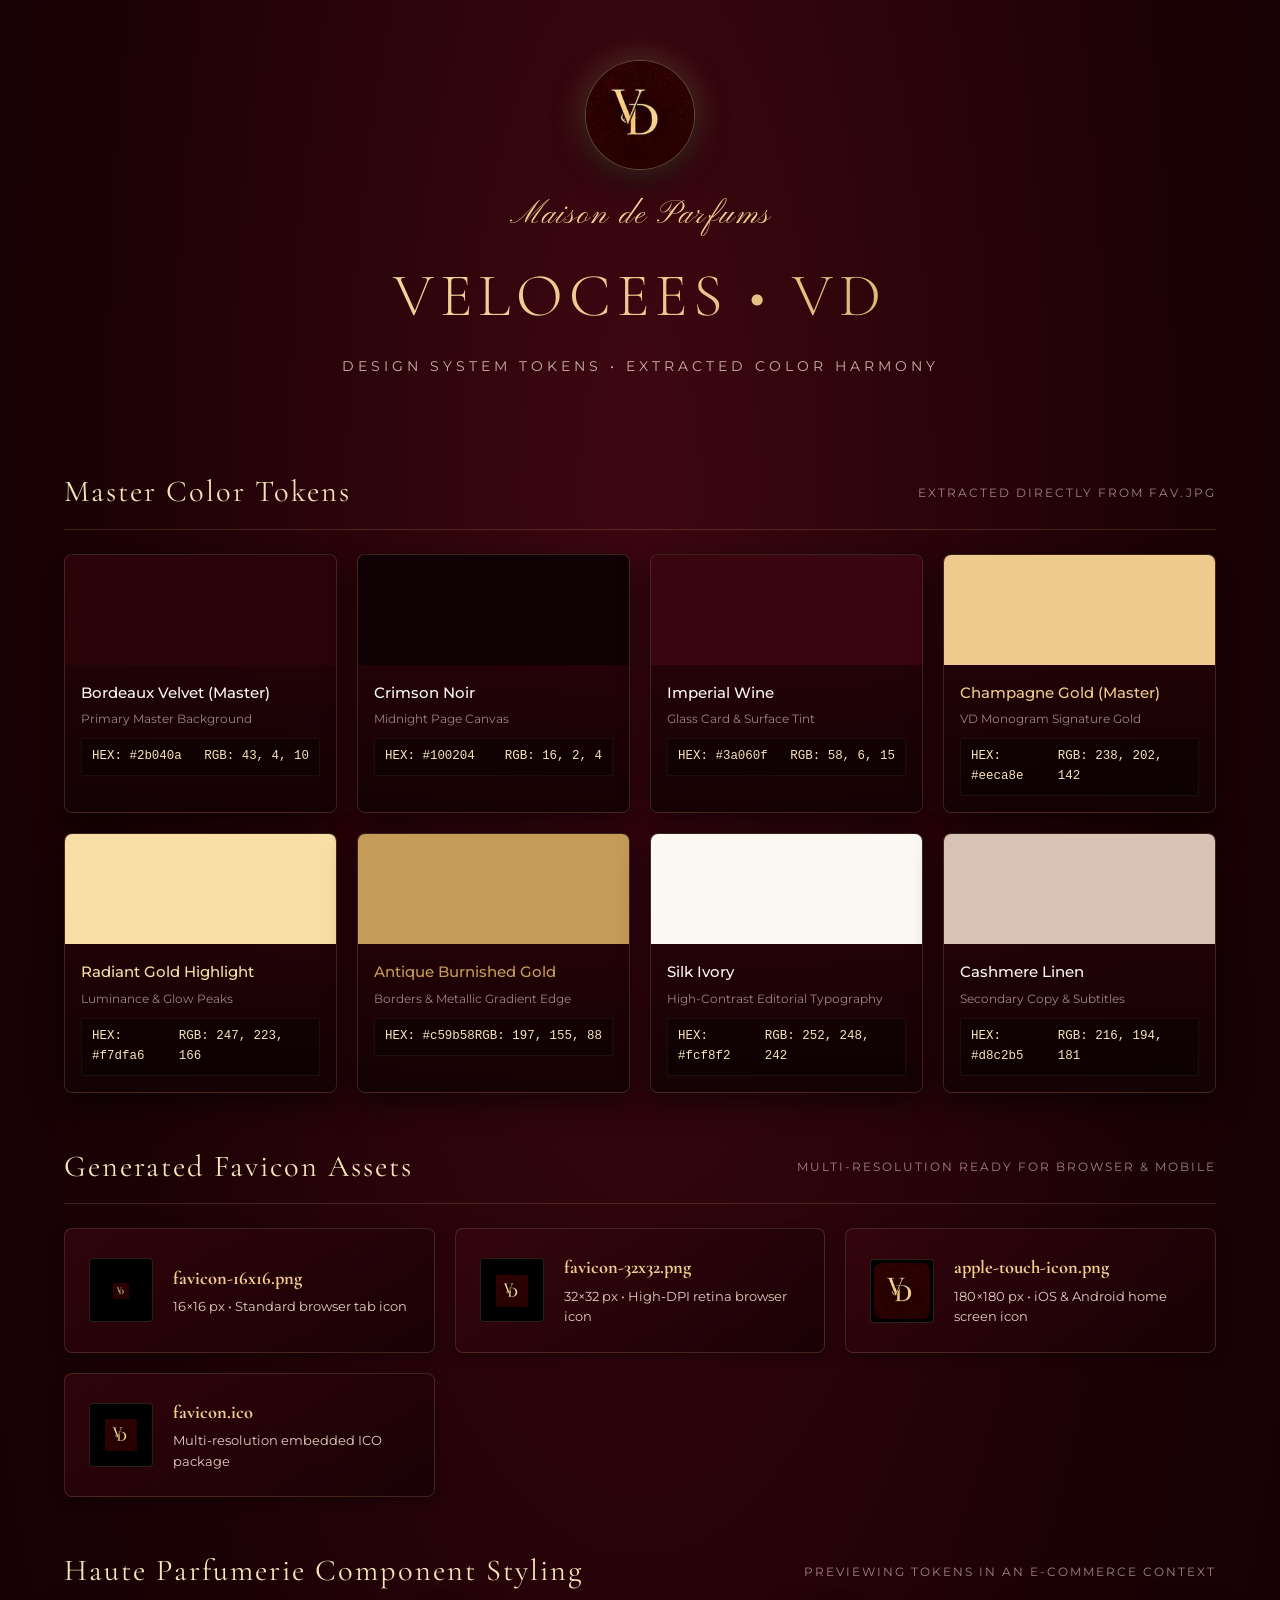
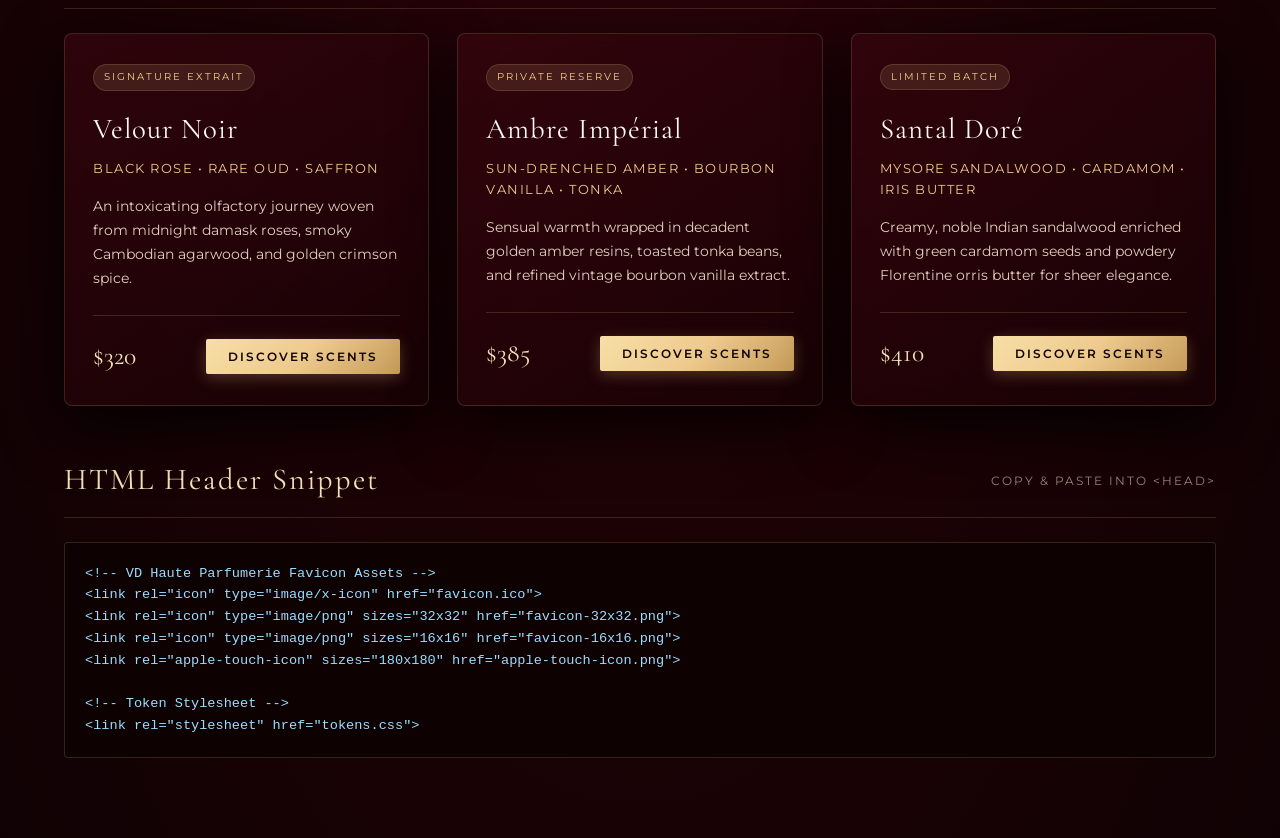
<file: tokens-preview.html>
<!DOCTYPE html>
<html lang="en">
<head>
  <meta charset="UTF-8">
  <meta name="viewport" content="width=device-width, initial-scale=1.0">
  <title>VD Haute Parfumerie — Brand Tokens & Favicon Showcase</title>
  
  <!-- Favicon Links Generated from fav.jpg -->
  <link rel="icon" type="image/x-icon" href="favicon.ico">
  <link rel="icon" type="image/png" sizes="32x32" href="favicon-32x32.png">
  <link rel="icon" type="image/png" sizes="16x16" href="favicon-16x16.png">
  <link rel="apple-touch-icon" sizes="180x180" href="apple-touch-icon.png">

  <!-- Google Fonts: Cormorant Garamond, Montserrat, Pinyon Script -->
  <link rel="preconnect" href="https://fonts.googleapis.com">
  <link rel="preconnect" href="https://fonts.gstatic.com" crossorigin>
  <link href="https://fonts.googleapis.com/css2?family=Cormorant+Garamond:ital,wght@0,300;0,400;0,600;0,700;1,400&family=Montserrat:wght@200;300;400;500;600&family=Pinyon+Script&display=swap" rel="stylesheet">

  <link rel="stylesheet" href="tokens.css">
  
  <style>
    *, *::before, *::after {
      box-sizing: border-box;
      margin: 0;
      padding: 0;
    }

    body {
      background-color: var(--color-bordeaux-950);
      background-image: var(--gradient-velvet);
      color: var(--color-text-primary);
      font-family: var(--font-sans);
      min-height: 100vh;
      line-height: 1.6;
      overflow-x: hidden;
      padding-bottom: 80px;
    }

    .container {
      max-width: 1200px;
      margin: 0 auto;
      padding: 0 24px;
    }

    /* Header & Brand Identity Banner */
    header {
      padding: 60px 0 40px;
      text-align: center;
      position: relative;
    }

    .brand-mark {
      width: 110px;
      height: 110px;
      margin: 0 auto 20px;
      border-radius: 50%;
      box-shadow: 0 0 35px rgba(238, 202, 142, 0.25), 0 10px 30px rgba(0, 0, 0, 0.8);
      border: 1.5px solid var(--border-gold-medium);
      overflow: hidden;
      display: flex;
      align-items: center;
      justify-content: center;
      background: var(--color-bordeaux-900);
      transition: var(--transition-smooth);
    }

    .brand-mark:hover {
      transform: scale(1.05);
      border-color: var(--color-gold-300);
      box-shadow: var(--glow-gold-lg);
    }

    .brand-mark img {
      width: 100%;
      height: 100%;
      object-fit: cover;
    }

    .brand-tag {
      font-family: var(--font-script);
      font-size: 2rem;
      color: var(--color-gold-300);
      letter-spacing: 2px;
      display: block;
      margin-bottom: 6px;
    }

    h1 {
      font-family: var(--font-serif);
      font-size: clamp(2.4rem, 5vw, 3.8rem);
      font-weight: 300;
      letter-spacing: 6px;
      text-transform: uppercase;
      background: var(--gradient-gold);
      -webkit-background-clip: text;
      -webkit-text-fill-color: transparent;
      margin-bottom: 12px;
    }

    .brand-subtitle {
      font-size: 0.85rem;
      text-transform: uppercase;
      letter-spacing: 4px;
      color: var(--color-text-secondary);
      opacity: 0.85;
    }

    /* Section styling */
    .section-title {
      font-family: var(--font-serif);
      font-size: 1.9rem;
      font-weight: 400;
      letter-spacing: 2px;
      color: var(--color-gold-200);
      margin: 50px 0 24px;
      padding-bottom: 12px;
      border-bottom: 1px solid var(--border-gold-subtle);
      display: flex;
      align-items: center;
      justify-content: space-between;
    }

    .section-title span {
      font-family: var(--font-sans);
      font-size: 0.75rem;
      text-transform: uppercase;
      letter-spacing: 2px;
      color: var(--color-text-muted);
    }

    /* Swatches Grid */
    .swatches-grid {
      display: grid;
      grid-template-columns: repeat(auto-fill, minmax(240px, 1fr));
      gap: 20px;
    }

    .swatch-card {
      background: var(--gradient-card);
      border: 1px solid var(--border-gold-subtle);
      border-radius: var(--radius-md);
      overflow: hidden;
      box-shadow: var(--shadow-md);
      transition: var(--transition-smooth);
      position: relative;
    }

    .swatch-card:hover {
      transform: translateY(-4px);
      border-color: var(--border-gold-medium);
      box-shadow: 0 12px 30px rgba(0, 0, 0, 0.7), var(--glow-gold-sm);
    }

    .swatch-preview {
      height: 110px;
      width: 100%;
      display: flex;
      align-items: center;
      justify-content: center;
      position: relative;
    }

    .swatch-info {
      padding: 16px;
    }

    .swatch-name {
      font-size: 0.95rem;
      font-weight: 500;
      color: var(--color-text-primary);
      margin-bottom: 4px;
      display: flex;
      justify-content: space-between;
      align-items: center;
    }

    .swatch-role {
      font-size: 0.75rem;
      color: var(--color-text-muted);
      margin-bottom: 10px;
    }

    .swatch-values {
      font-family: monospace;
      font-size: 0.78rem;
      background: rgba(0, 0, 0, 0.35);
      padding: 8px 10px;
      border-radius: var(--radius-xs);
      border: 1px solid rgba(255, 255, 255, 0.05);
      display: flex;
      justify-content: space-between;
      color: var(--color-gold-200);
      cursor: pointer;
      user-select: all;
    }

    .swatch-values:hover {
      background: rgba(238, 202, 142, 0.1);
      border-color: var(--border-gold-subtle);
    }

    /* Favicon Verification Box */
    .favicon-showcase {
      display: grid;
      grid-template-columns: repeat(auto-fit, minmax(280px, 1fr));
      gap: 20px;
      margin-top: 20px;
    }

    .favicon-item {
      background: var(--gradient-glass);
      backdrop-filter: blur(12px);
      border: 1px solid var(--border-gold-subtle);
      border-radius: var(--radius-md);
      padding: 24px;
      display: flex;
      align-items: center;
      gap: 20px;
      box-shadow: var(--shadow-sm);
    }

    .favicon-item .icon-wrapper {
      width: 64px;
      height: 64px;
      background: #000;
      border-radius: var(--radius-sm);
      display: flex;
      align-items: center;
      justify-content: center;
      border: 1px solid var(--border-gold-subtle);
      flex-shrink: 0;
    }

    .favicon-item h4 {
      font-family: var(--font-serif);
      font-size: 1.15rem;
      color: var(--color-gold-300);
      margin-bottom: 4px;
    }

    .favicon-item p {
      font-size: 0.8rem;
      color: var(--color-text-secondary);
    }

    /* Live Perfume Card Mockup Preview */
    .perfume-preview-grid {
      display: grid;
      grid-template-columns: repeat(auto-fit, minmax(320px, 1fr));
      gap: 28px;
      margin-top: 24px;
    }

    .perfume-card {
      background: var(--gradient-glass);
      backdrop-filter: blur(16px);
      border: 1px solid var(--border-gold-subtle);
      border-radius: var(--radius-md);
      overflow: hidden;
      padding: 28px;
      position: relative;
      transition: var(--transition-smooth);
      box-shadow: var(--shadow-lg);
    }

    .perfume-card:hover {
      transform: translateY(-6px);
      border-color: var(--border-gold-medium);
      box-shadow: 0 25px 50px rgba(0, 0, 0, 0.9), var(--glow-gold-sm);
    }

    .card-badge {
      display: inline-block;
      font-size: 0.65rem;
      text-transform: uppercase;
      letter-spacing: 2px;
      padding: 4px 10px;
      border-radius: var(--radius-full);
      background: rgba(238, 202, 142, 0.12);
      color: var(--color-gold-300);
      border: 1px solid var(--border-gold-subtle);
      margin-bottom: 16px;
    }

    .perfume-title {
      font-family: var(--font-serif);
      font-size: 1.8rem;
      font-weight: 400;
      color: var(--color-text-primary);
      margin-bottom: 6px;
      letter-spacing: 1px;
    }

    .perfume-notes {
      font-size: 0.82rem;
      color: var(--color-gold-400);
      letter-spacing: 1.5px;
      text-transform: uppercase;
      margin-bottom: 16px;
    }

    .perfume-desc {
      font-size: 0.88rem;
      color: var(--color-text-secondary);
      line-height: 1.7;
      margin-bottom: 24px;
    }

    .card-footer {
      display: flex;
      align-items: center;
      justify-content: space-between;
      border-top: 1px solid var(--border-gold-subtle);
      padding-top: 20px;
    }

    .price {
      font-family: var(--font-serif);
      font-size: 1.6rem;
      color: var(--color-gold-200);
    }

    .btn-gold {
      background: var(--gradient-gold);
      color: var(--color-bordeaux-950);
      border: none;
      padding: 10px 22px;
      font-family: var(--font-sans);
      font-size: 0.78rem;
      font-weight: 600;
      letter-spacing: 2px;
      text-transform: uppercase;
      border-radius: var(--radius-xs);
      cursor: pointer;
      transition: var(--transition-fast);
      box-shadow: 0 4px 15px rgba(238, 202, 142, 0.25);
    }

    .btn-gold:hover {
      box-shadow: 0 0 25px rgba(238, 202, 142, 0.5);
      transform: translateY(-2px);
    }

    /* Code Snippet Box */
    .code-box {
      background: #0d0102;
      border: 1px solid var(--border-gold-subtle);
      border-radius: var(--radius-sm);
      padding: 20px;
      overflow-x: auto;
      font-family: 'Consolas', monospace;
      font-size: 0.85rem;
      color: #e6c8a0;
      line-height: 1.6;
      margin-top: 16px;
    }

    .code-box code {
      color: #9cdcfe;
    }

    .code-box .selector {
      color: #d7ba7d;
    }

    .code-box .property {
      color: #9cdcfe;
    }

    .code-box .val {
      color: #ce9178;
    }
  </style>
</head>
<body>

  <div class="container">
    <header>
      <div class="brand-mark">
        <img src="fav.jpg" alt="VD Monogram Master Favicon">
      </div>
      <span class="brand-tag">Maison de Parfums</span>
      <h1>Velocees &bull; VD</h1>
      <p class="brand-subtitle">Design System Tokens &bull; Extracted Color Harmony</p>
    </header>

    <!-- SECTION 1: CORE BRAND PALETTE -->
    <section>
      <div class="section-title">
        Master Color Tokens
        <span>Extracted Directly from fav.jpg</span>
      </div>

      <div class="swatches-grid">
        <!-- Burgundy Master -->
        <div class="swatch-card">
          <div class="swatch-preview" style="background-color: #2b040a;"></div>
          <div class="swatch-info">
            <div class="swatch-name">Bordeaux Velvet (Master)</div>
            <div class="swatch-role">Primary Master Background</div>
            <div class="swatch-values" title="Click to copy">
              <span>HEX: #2b040a</span>
              <span>RGB: 43, 4, 10</span>
            </div>
          </div>
        </div>

        <!-- Crimson Noir Base -->
        <div class="swatch-card">
          <div class="swatch-preview" style="background-color: #100204;"></div>
          <div class="swatch-info">
            <div class="swatch-name">Crimson Noir</div>
            <div class="swatch-role">Midnight Page Canvas</div>
            <div class="swatch-values" title="Click to copy">
              <span>HEX: #100204</span>
              <span>RGB: 16, 2, 4</span>
            </div>
          </div>
        </div>

        <!-- Elevated Bordeaux Surface -->
        <div class="swatch-card">
          <div class="swatch-preview" style="background-color: #3a060f;"></div>
          <div class="swatch-info">
            <div class="swatch-name">Imperial Wine</div>
            <div class="swatch-role">Glass Card & Surface Tint</div>
            <div class="swatch-values" title="Click to copy">
              <span>HEX: #3a060f</span>
              <span>RGB: 58, 6, 15</span>
            </div>
          </div>
        </div>

        <!-- Primary Champagne Gold -->
        <div class="swatch-card">
          <div class="swatch-preview" style="background-color: #eeca8e;"></div>
          <div class="swatch-info">
            <div class="swatch-name" style="color: #eeca8e;">Champagne Gold (Master)</div>
            <div class="swatch-role">VD Monogram Signature Gold</div>
            <div class="swatch-values" title="Click to copy">
              <span>HEX: #eeca8e</span>
              <span>RGB: 238, 202, 142</span>
            </div>
          </div>
        </div>

        <!-- Gold Highlight -->
        <div class="swatch-card">
          <div class="swatch-preview" style="background-color: #f7dfa6;"></div>
          <div class="swatch-info">
            <div class="swatch-name" style="color: #f7dfa6;">Radiant Gold Highlight</div>
            <div class="swatch-role">Luminance & Glow Peaks</div>
            <div class="swatch-values" title="Click to copy">
              <span>HEX: #f7dfa6</span>
              <span>RGB: 247, 223, 166</span>
            </div>
          </div>
        </div>

        <!-- Antique Metallic Gold -->
        <div class="swatch-card">
          <div class="swatch-preview" style="background-color: #c59b58;"></div>
          <div class="swatch-info">
            <div class="swatch-name" style="color: #c59b58;">Antique Burnished Gold</div>
            <div class="swatch-role">Borders & Metallic Gradient Edge</div>
            <div class="swatch-values" title="Click to copy">
              <span>HEX: #c59b58</span>
              <span>RGB: 197, 155, 88</span>
            </div>
          </div>
        </div>

        <!-- Silk Alabaster Text -->
        <div class="swatch-card">
          <div class="swatch-preview" style="background-color: #fcf8f2; border: 1px solid rgba(255,255,255,0.1);"></div>
          <div class="swatch-info">
            <div class="swatch-name">Silk Ivory</div>
            <div class="swatch-role">High-Contrast Editorial Typography</div>
            <div class="swatch-values" title="Click to copy">
              <span>HEX: #fcf8f2</span>
              <span>RGB: 252, 248, 242</span>
            </div>
          </div>
        </div>

        <!-- Cashmere Secondary -->
        <div class="swatch-card">
          <div class="swatch-preview" style="background-color: #d8c2b5;"></div>
          <div class="swatch-info">
            <div class="swatch-name">Cashmere Linen</div>
            <div class="swatch-role">Secondary Copy & Subtitles</div>
            <div class="swatch-values" title="Click to copy">
              <span>HEX: #d8c2b5</span>
              <span>RGB: 216, 194, 181</span>
            </div>
          </div>
        </div>
      </div>
    </section>

    <!-- SECTION 2: FAVICON ARTIFACTS VERIFICATION -->
    <section>
      <div class="section-title">
        Generated Favicon Assets
        <span>Multi-resolution ready for browser & mobile</span>
      </div>

      <div class="favicon-showcase">
        <div class="favicon-item">
          <div class="icon-wrapper">
            <img src="favicon-16x16.png" width="16" height="16" alt="16x16 Favicon">
          </div>
          <div>
            <h4>favicon-16x16.png</h4>
            <p>16&times;16 px &bull; Standard browser tab icon</p>
          </div>
        </div>

        <div class="favicon-item">
          <div class="icon-wrapper">
            <img src="favicon-32x32.png" width="32" height="32" alt="32x32 Favicon">
          </div>
          <div>
            <h4>favicon-32x32.png</h4>
            <p>32&times;32 px &bull; High-DPI retina browser icon</p>
          </div>
        </div>

        <div class="favicon-item">
          <div class="icon-wrapper">
            <img src="apple-touch-icon.png" width="56" height="56" style="border-radius: 8px;" alt="Apple Touch Icon">
          </div>
          <div>
            <h4>apple-touch-icon.png</h4>
            <p>180&times;180 px &bull; iOS & Android home screen icon</p>
          </div>
        </div>

        <div class="favicon-item">
          <div class="icon-wrapper">
            <img src="favicon.ico" width="32" height="32" alt="Favicon ICO">
          </div>
          <div>
            <h4>favicon.ico</h4>
            <p>Multi-resolution embedded ICO package</p>
          </div>
        </div>
      </div>
    </section>

    <!-- SECTION 3: APPLIED LUXURY PERFUME COMPONENT PREVIEW -->
    <section>
      <div class="section-title">
        Haute Parfumerie Component Styling
        <span>Previewing tokens in an e-commerce context</span>
      </div>

      <div class="perfume-preview-grid">
        <!-- Perfume Item 1 -->
        <div class="perfume-card">
          <span class="card-badge">Signature Extrait</span>
          <h3 class="perfume-title">Velour Noir</h3>
          <p class="perfume-notes">Black Rose &bull; Rare Oud &bull; Saffron</p>
          <p class="perfume-desc">An intoxicating olfactory journey woven from midnight damask roses, smoky Cambodian agarwood, and golden crimson spice.</p>
          <div class="card-footer">
            <span class="price">$320</span>
            <button class="btn-gold">Discover Scents</button>
          </div>
        </div>

        <!-- Perfume Item 2 -->
        <div class="perfume-card">
          <span class="card-badge">Private Reserve</span>
          <h3 class="perfume-title">Ambre Impérial</h3>
          <p class="perfume-notes">Sun-drenched Amber &bull; Bourbon Vanilla &bull; Tonka</p>
          <p class="perfume-desc">Sensual warmth wrapped in decadent golden amber resins, toasted tonka beans, and refined vintage bourbon vanilla extract.</p>
          <div class="card-footer">
            <span class="price">$385</span>
            <button class="btn-gold">Discover Scents</button>
          </div>
        </div>

        <!-- Perfume Item 3 -->
        <div class="perfume-card">
          <span class="card-badge">Limited Batch</span>
          <h3 class="perfume-title">Santal Doré</h3>
          <p class="perfume-notes">Mysore Sandalwood &bull; Cardamom &bull; Iris Butter</p>
          <p class="perfume-desc">Creamy, noble Indian sandalwood enriched with green cardamom seeds and powdery Florentine orris butter for sheer elegance.</p>
          <div class="card-footer">
            <span class="price">$410</span>
            <button class="btn-gold">Discover Scents</button>
          </div>
        </div>
      </div>
    </section>

    <!-- SECTION 4: HOW TO EMBED IN HTML -->
    <section>
      <div class="section-title">
        HTML Header Snippet
        <span>Copy & paste into &lt;head&gt;</span>
      </div>

      <pre class="code-box"><code>&lt;!-- VD Haute Parfumerie Favicon Assets --&gt;
&lt;link rel="icon" type="image/x-icon" href="favicon.ico"&gt;
&lt;link rel="icon" type="image/png" sizes="32x32" href="favicon-32x32.png"&gt;
&lt;link rel="icon" type="image/png" sizes="16x16" href="favicon-16x16.png"&gt;
&lt;link rel="apple-touch-icon" sizes="180x180" href="apple-touch-icon.png"&gt;

&lt;!-- Token Stylesheet --&gt;
&lt;link rel="stylesheet" href="tokens.css"&gt;</code></pre>
    </section>
  </div>

</body>
</html>
</file>
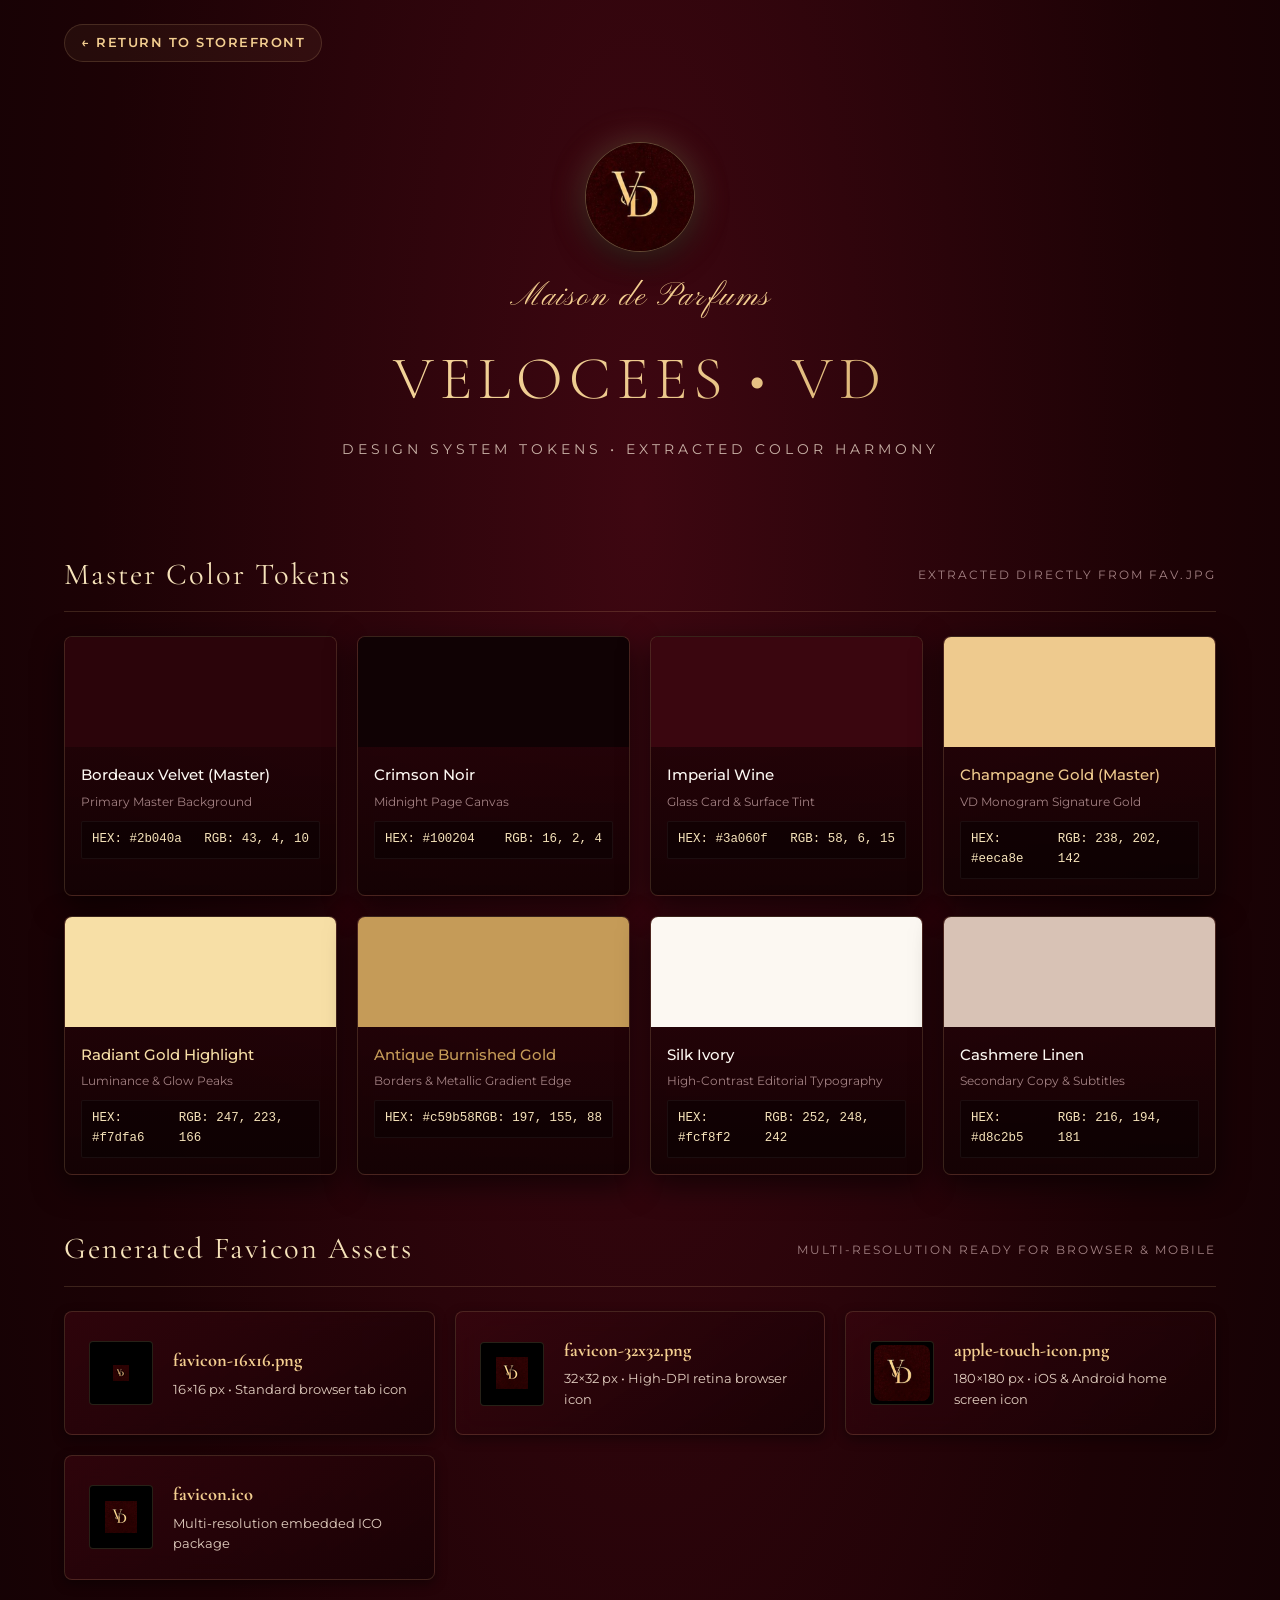
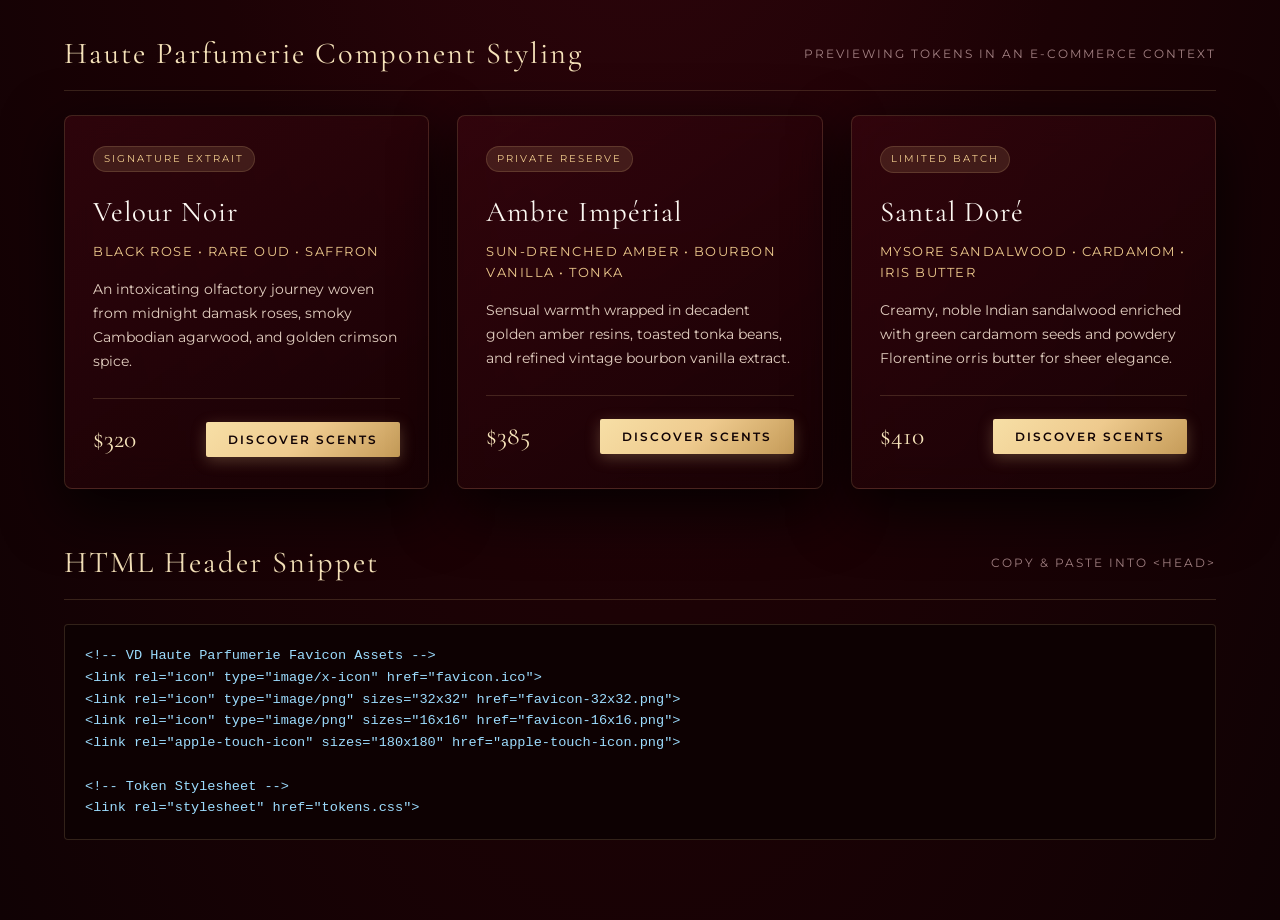
<file: brand/tokens-preview.html>
<!DOCTYPE html>
<html lang="en">
<head>
  <meta charset="UTF-8">
  <meta name="viewport" content="width=device-width, initial-scale=1.0">
  <title>VD Haute Parfumerie — Brand Tokens & Favicon Showcase</title>
  
  <!-- Favicon Links Generated from fav.jpg -->
  <link rel="icon" type="image/x-icon" href="favicon.ico">
  <link rel="icon" type="image/png" sizes="32x32" href="favicon-32x32.png">
  <link rel="icon" type="image/png" sizes="16x16" href="favicon-16x16.png">
  <link rel="apple-touch-icon" sizes="180x180" href="apple-touch-icon.png">

  <!-- Google Fonts: Cormorant Garamond, Montserrat, Pinyon Script -->
  <link rel="preconnect" href="https://fonts.googleapis.com">
  <link rel="preconnect" href="https://fonts.gstatic.com" crossorigin>
  <link href="https://fonts.googleapis.com/css2?family=Cormorant+Garamond:ital,wght@0,300;0,400;0,600;0,700;1,400&family=Montserrat:wght@200;300;400;500;600&family=Pinyon+Script&display=swap" rel="stylesheet">

  <link rel="stylesheet" href="tokens.css">
  
  <style>
    *, *::before, *::after {
      box-sizing: border-box;
      margin: 0;
      padding: 0;
    }

    body {
      background-color: var(--color-bordeaux-950);
      background-image: var(--gradient-velvet);
      color: var(--color-text-primary);
      font-family: var(--font-sans);
      min-height: 100vh;
      line-height: 1.6;
      overflow-x: hidden;
      padding-bottom: 80px;
    }

    .container {
      max-width: 1200px;
      margin: 0 auto;
      padding: 0 24px;
    }

    /* Header & Brand Identity Banner */
    header {
      padding: 60px 0 40px;
      text-align: center;
      position: relative;
    }

    .brand-mark {
      width: 110px;
      height: 110px;
      margin: 0 auto 20px;
      border-radius: 50%;
      box-shadow: 0 0 35px rgba(238, 202, 142, 0.25), 0 10px 30px rgba(0, 0, 0, 0.8);
      border: 1.5px solid var(--border-gold-medium);
      overflow: hidden;
      display: flex;
      align-items: center;
      justify-content: center;
      background: var(--color-bordeaux-900);
      transition: var(--transition-smooth);
    }

    .brand-mark:hover {
      transform: scale(1.05);
      border-color: var(--color-gold-300);
      box-shadow: var(--glow-gold-lg);
    }

    .brand-mark img {
      width: 100%;
      height: 100%;
      object-fit: cover;
    }

    .brand-tag {
      font-family: var(--font-script);
      font-size: 2rem;
      color: var(--color-gold-300);
      letter-spacing: 2px;
      display: block;
      margin-bottom: 6px;
    }

    h1 {
      font-family: var(--font-serif);
      font-size: clamp(2.4rem, 5vw, 3.8rem);
      font-weight: 300;
      letter-spacing: 6px;
      text-transform: uppercase;
      background: var(--gradient-gold);
      -webkit-background-clip: text;
      -webkit-text-fill-color: transparent;
      margin-bottom: 12px;
    }

    .brand-subtitle {
      font-size: 0.85rem;
      text-transform: uppercase;
      letter-spacing: 4px;
      color: var(--color-text-secondary);
      opacity: 0.85;
    }

    /* Section styling */
    .section-title {
      font-family: var(--font-serif);
      font-size: 1.9rem;
      font-weight: 400;
      letter-spacing: 2px;
      color: var(--color-gold-200);
      margin: 50px 0 24px;
      padding-bottom: 12px;
      border-bottom: 1px solid var(--border-gold-subtle);
      display: flex;
      align-items: center;
      justify-content: space-between;
    }

    .section-title span {
      font-family: var(--font-sans);
      font-size: 0.75rem;
      text-transform: uppercase;
      letter-spacing: 2px;
      color: var(--color-text-muted);
    }

    /* Swatches Grid */
    .swatches-grid {
      display: grid;
      grid-template-columns: repeat(auto-fill, minmax(240px, 1fr));
      gap: 20px;
    }

    .swatch-card {
      background: var(--gradient-card);
      border: 1px solid var(--border-gold-subtle);
      border-radius: var(--radius-md);
      overflow: hidden;
      box-shadow: var(--shadow-md);
      transition: var(--transition-smooth);
      position: relative;
    }

    .swatch-card:hover {
      transform: translateY(-4px);
      border-color: var(--border-gold-medium);
      box-shadow: 0 12px 30px rgba(0, 0, 0, 0.7), var(--glow-gold-sm);
    }

    .swatch-preview {
      height: 110px;
      width: 100%;
      display: flex;
      align-items: center;
      justify-content: center;
      position: relative;
    }

    .swatch-info {
      padding: 16px;
    }

    .swatch-name {
      font-size: 0.95rem;
      font-weight: 500;
      color: var(--color-text-primary);
      margin-bottom: 4px;
      display: flex;
      justify-content: space-between;
      align-items: center;
    }

    .swatch-role {
      font-size: 0.75rem;
      color: var(--color-text-muted);
      margin-bottom: 10px;
    }

    .swatch-values {
      font-family: monospace;
      font-size: 0.78rem;
      background: rgba(0, 0, 0, 0.35);
      padding: 8px 10px;
      border-radius: var(--radius-xs);
      border: 1px solid rgba(255, 255, 255, 0.05);
      display: flex;
      justify-content: space-between;
      color: var(--color-gold-200);
      cursor: pointer;
      user-select: all;
    }

    .swatch-values:hover {
      background: rgba(238, 202, 142, 0.1);
      border-color: var(--border-gold-subtle);
    }

    /* Favicon Verification Box */
    .favicon-showcase {
      display: grid;
      grid-template-columns: repeat(auto-fit, minmax(280px, 1fr));
      gap: 20px;
      margin-top: 20px;
    }

    .favicon-item {
      background: var(--gradient-glass);
      backdrop-filter: blur(12px);
      border: 1px solid var(--border-gold-subtle);
      border-radius: var(--radius-md);
      padding: 24px;
      display: flex;
      align-items: center;
      gap: 20px;
      box-shadow: var(--shadow-sm);
    }

    .favicon-item .icon-wrapper {
      width: 64px;
      height: 64px;
      background: #000;
      border-radius: var(--radius-sm);
      display: flex;
      align-items: center;
      justify-content: center;
      border: 1px solid var(--border-gold-subtle);
      flex-shrink: 0;
    }

    .favicon-item h4 {
      font-family: var(--font-serif);
      font-size: 1.15rem;
      color: var(--color-gold-300);
      margin-bottom: 4px;
    }

    .favicon-item p {
      font-size: 0.8rem;
      color: var(--color-text-secondary);
    }

    /* Live Perfume Card Mockup Preview */
    .perfume-preview-grid {
      display: grid;
      grid-template-columns: repeat(auto-fit, minmax(320px, 1fr));
      gap: 28px;
      margin-top: 24px;
    }

    .perfume-card {
      background: var(--gradient-glass);
      backdrop-filter: blur(16px);
      border: 1px solid var(--border-gold-subtle);
      border-radius: var(--radius-md);
      overflow: hidden;
      padding: 28px;
      position: relative;
      transition: var(--transition-smooth);
      box-shadow: var(--shadow-lg);
    }

    .perfume-card:hover {
      transform: translateY(-6px);
      border-color: var(--border-gold-medium);
      box-shadow: 0 25px 50px rgba(0, 0, 0, 0.9), var(--glow-gold-sm);
    }

    .card-badge {
      display: inline-block;
      font-size: 0.65rem;
      text-transform: uppercase;
      letter-spacing: 2px;
      padding: 4px 10px;
      border-radius: var(--radius-full);
      background: rgba(238, 202, 142, 0.12);
      color: var(--color-gold-300);
      border: 1px solid var(--border-gold-subtle);
      margin-bottom: 16px;
    }

    .perfume-title {
      font-family: var(--font-serif);
      font-size: 1.8rem;
      font-weight: 400;
      color: var(--color-text-primary);
      margin-bottom: 6px;
      letter-spacing: 1px;
    }

    .perfume-notes {
      font-size: 0.82rem;
      color: var(--color-gold-400);
      letter-spacing: 1.5px;
      text-transform: uppercase;
      margin-bottom: 16px;
    }

    .perfume-desc {
      font-size: 0.88rem;
      color: var(--color-text-secondary);
      line-height: 1.7;
      margin-bottom: 24px;
    }

    .card-footer {
      display: flex;
      align-items: center;
      justify-content: space-between;
      border-top: 1px solid var(--border-gold-subtle);
      padding-top: 20px;
    }

    .price {
      font-family: var(--font-serif);
      font-size: 1.6rem;
      color: var(--color-gold-200);
    }

    .btn-gold {
      background: var(--gradient-gold);
      color: var(--color-bordeaux-950);
      border: none;
      padding: 10px 22px;
      font-family: var(--font-sans);
      font-size: 0.78rem;
      font-weight: 600;
      letter-spacing: 2px;
      text-transform: uppercase;
      border-radius: var(--radius-xs);
      cursor: pointer;
      transition: var(--transition-fast);
      box-shadow: 0 4px 15px rgba(238, 202, 142, 0.25);
    }

    .btn-gold:hover {
      box-shadow: 0 0 25px rgba(238, 202, 142, 0.5);
      transform: translateY(-2px);
    }

    /* Code Snippet Box */
    .code-box {
      background: #0d0102;
      border: 1px solid var(--border-gold-subtle);
      border-radius: var(--radius-sm);
      padding: 20px;
      overflow-x: auto;
      font-family: 'Consolas', monospace;
      font-size: 0.85rem;
      color: #e6c8a0;
      line-height: 1.6;
      margin-top: 16px;
    }

    .code-box code {
      color: #9cdcfe;
    }

    .code-box .selector {
      color: #d7ba7d;
    }

    .code-box .property {
      color: #9cdcfe;
    }

    .code-box .val {
      color: #ce9178;
    }
  </style>
</head>
<body>

  <div class="container">
    <div style="padding-top: 24px; margin-bottom: 20px;">
      <a href="../index.html" style="display: inline-flex; align-items: center; gap: 8px; color: var(--color-gold-300); text-decoration: none; font-size: 0.8rem; letter-spacing: 1.5px; text-transform: uppercase; font-weight: 600; padding: 8px 16px; border: 1px solid var(--border-gold-subtle); border-radius: var(--radius-full); background: rgba(238, 202, 142, 0.05); transition: all 0.2s ease;">
        &larr; Return to Storefront
      </a>
    </div>
    <header>
      <div class="brand-mark">
        <img src="fav.jpg" alt="VD Monogram Master Favicon">
      </div>
      <span class="brand-tag">Maison de Parfums</span>
      <h1>Velocees &bull; VD</h1>
      <p class="brand-subtitle">Design System Tokens &bull; Extracted Color Harmony</p>
    </header>

    <!-- SECTION 1: CORE BRAND PALETTE -->
    <section>
      <div class="section-title">
        Master Color Tokens
        <span>Extracted Directly from fav.jpg</span>
      </div>

      <div class="swatches-grid">
        <!-- Burgundy Master -->
        <div class="swatch-card">
          <div class="swatch-preview" style="background-color: #2b040a;"></div>
          <div class="swatch-info">
            <div class="swatch-name">Bordeaux Velvet (Master)</div>
            <div class="swatch-role">Primary Master Background</div>
            <div class="swatch-values" title="Click to copy">
              <span>HEX: #2b040a</span>
              <span>RGB: 43, 4, 10</span>
            </div>
          </div>
        </div>

        <!-- Crimson Noir Base -->
        <div class="swatch-card">
          <div class="swatch-preview" style="background-color: #100204;"></div>
          <div class="swatch-info">
            <div class="swatch-name">Crimson Noir</div>
            <div class="swatch-role">Midnight Page Canvas</div>
            <div class="swatch-values" title="Click to copy">
              <span>HEX: #100204</span>
              <span>RGB: 16, 2, 4</span>
            </div>
          </div>
        </div>

        <!-- Elevated Bordeaux Surface -->
        <div class="swatch-card">
          <div class="swatch-preview" style="background-color: #3a060f;"></div>
          <div class="swatch-info">
            <div class="swatch-name">Imperial Wine</div>
            <div class="swatch-role">Glass Card & Surface Tint</div>
            <div class="swatch-values" title="Click to copy">
              <span>HEX: #3a060f</span>
              <span>RGB: 58, 6, 15</span>
            </div>
          </div>
        </div>

        <!-- Primary Champagne Gold -->
        <div class="swatch-card">
          <div class="swatch-preview" style="background-color: #eeca8e;"></div>
          <div class="swatch-info">
            <div class="swatch-name" style="color: #eeca8e;">Champagne Gold (Master)</div>
            <div class="swatch-role">VD Monogram Signature Gold</div>
            <div class="swatch-values" title="Click to copy">
              <span>HEX: #eeca8e</span>
              <span>RGB: 238, 202, 142</span>
            </div>
          </div>
        </div>

        <!-- Gold Highlight -->
        <div class="swatch-card">
          <div class="swatch-preview" style="background-color: #f7dfa6;"></div>
          <div class="swatch-info">
            <div class="swatch-name" style="color: #f7dfa6;">Radiant Gold Highlight</div>
            <div class="swatch-role">Luminance & Glow Peaks</div>
            <div class="swatch-values" title="Click to copy">
              <span>HEX: #f7dfa6</span>
              <span>RGB: 247, 223, 166</span>
            </div>
          </div>
        </div>

        <!-- Antique Metallic Gold -->
        <div class="swatch-card">
          <div class="swatch-preview" style="background-color: #c59b58;"></div>
          <div class="swatch-info">
            <div class="swatch-name" style="color: #c59b58;">Antique Burnished Gold</div>
            <div class="swatch-role">Borders & Metallic Gradient Edge</div>
            <div class="swatch-values" title="Click to copy">
              <span>HEX: #c59b58</span>
              <span>RGB: 197, 155, 88</span>
            </div>
          </div>
        </div>

        <!-- Silk Alabaster Text -->
        <div class="swatch-card">
          <div class="swatch-preview" style="background-color: #fcf8f2; border: 1px solid rgba(255,255,255,0.1);"></div>
          <div class="swatch-info">
            <div class="swatch-name">Silk Ivory</div>
            <div class="swatch-role">High-Contrast Editorial Typography</div>
            <div class="swatch-values" title="Click to copy">
              <span>HEX: #fcf8f2</span>
              <span>RGB: 252, 248, 242</span>
            </div>
          </div>
        </div>

        <!-- Cashmere Secondary -->
        <div class="swatch-card">
          <div class="swatch-preview" style="background-color: #d8c2b5;"></div>
          <div class="swatch-info">
            <div class="swatch-name">Cashmere Linen</div>
            <div class="swatch-role">Secondary Copy & Subtitles</div>
            <div class="swatch-values" title="Click to copy">
              <span>HEX: #d8c2b5</span>
              <span>RGB: 216, 194, 181</span>
            </div>
          </div>
        </div>
      </div>
    </section>

    <!-- SECTION 2: FAVICON ARTIFACTS VERIFICATION -->
    <section>
      <div class="section-title">
        Generated Favicon Assets
        <span>Multi-resolution ready for browser & mobile</span>
      </div>

      <div class="favicon-showcase">
        <div class="favicon-item">
          <div class="icon-wrapper">
            <img src="favicon-16x16.png" width="16" height="16" alt="16x16 Favicon">
          </div>
          <div>
            <h4>favicon-16x16.png</h4>
            <p>16&times;16 px &bull; Standard browser tab icon</p>
          </div>
        </div>

        <div class="favicon-item">
          <div class="icon-wrapper">
            <img src="favicon-32x32.png" width="32" height="32" alt="32x32 Favicon">
          </div>
          <div>
            <h4>favicon-32x32.png</h4>
            <p>32&times;32 px &bull; High-DPI retina browser icon</p>
          </div>
        </div>

        <div class="favicon-item">
          <div class="icon-wrapper">
            <img src="apple-touch-icon.png" width="56" height="56" style="border-radius: 8px;" alt="Apple Touch Icon">
          </div>
          <div>
            <h4>apple-touch-icon.png</h4>
            <p>180&times;180 px &bull; iOS & Android home screen icon</p>
          </div>
        </div>

        <div class="favicon-item">
          <div class="icon-wrapper">
            <img src="favicon.ico" width="32" height="32" alt="Favicon ICO">
          </div>
          <div>
            <h4>favicon.ico</h4>
            <p>Multi-resolution embedded ICO package</p>
          </div>
        </div>
      </div>
    </section>

    <!-- SECTION 3: APPLIED LUXURY PERFUME COMPONENT PREVIEW -->
    <section>
      <div class="section-title">
        Haute Parfumerie Component Styling
        <span>Previewing tokens in an e-commerce context</span>
      </div>

      <div class="perfume-preview-grid">
        <!-- Perfume Item 1 -->
        <div class="perfume-card">
          <span class="card-badge">Signature Extrait</span>
          <h3 class="perfume-title">Velour Noir</h3>
          <p class="perfume-notes">Black Rose &bull; Rare Oud &bull; Saffron</p>
          <p class="perfume-desc">An intoxicating olfactory journey woven from midnight damask roses, smoky Cambodian agarwood, and golden crimson spice.</p>
          <div class="card-footer">
            <span class="price">$320</span>
            <button class="btn-gold">Discover Scents</button>
          </div>
        </div>

        <!-- Perfume Item 2 -->
        <div class="perfume-card">
          <span class="card-badge">Private Reserve</span>
          <h3 class="perfume-title">Ambre Impérial</h3>
          <p class="perfume-notes">Sun-drenched Amber &bull; Bourbon Vanilla &bull; Tonka</p>
          <p class="perfume-desc">Sensual warmth wrapped in decadent golden amber resins, toasted tonka beans, and refined vintage bourbon vanilla extract.</p>
          <div class="card-footer">
            <span class="price">$385</span>
            <button class="btn-gold">Discover Scents</button>
          </div>
        </div>

        <!-- Perfume Item 3 -->
        <div class="perfume-card">
          <span class="card-badge">Limited Batch</span>
          <h3 class="perfume-title">Santal Doré</h3>
          <p class="perfume-notes">Mysore Sandalwood &bull; Cardamom &bull; Iris Butter</p>
          <p class="perfume-desc">Creamy, noble Indian sandalwood enriched with green cardamom seeds and powdery Florentine orris butter for sheer elegance.</p>
          <div class="card-footer">
            <span class="price">$410</span>
            <button class="btn-gold">Discover Scents</button>
          </div>
        </div>
      </div>
    </section>

    <!-- SECTION 4: HOW TO EMBED IN HTML -->
    <section>
      <div class="section-title">
        HTML Header Snippet
        <span>Copy & paste into &lt;head&gt;</span>
      </div>

      <pre class="code-box"><code>&lt;!-- VD Haute Parfumerie Favicon Assets --&gt;
&lt;link rel="icon" type="image/x-icon" href="favicon.ico"&gt;
&lt;link rel="icon" type="image/png" sizes="32x32" href="favicon-32x32.png"&gt;
&lt;link rel="icon" type="image/png" sizes="16x16" href="favicon-16x16.png"&gt;
&lt;link rel="apple-touch-icon" sizes="180x180" href="apple-touch-icon.png"&gt;

&lt;!-- Token Stylesheet --&gt;
&lt;link rel="stylesheet" href="tokens.css"&gt;</code></pre>
    </section>
  </div>

</body>
</html>
</file>
<file: styles.css>
/* ==========================================================================
   VELOCEES DE SCENT 🖤 — HAUTE PARFUMERIE STYLESHEET
   Deep Bordeaux Velvet & Imperial Champagne Gold Design System
   Inspired by Luxury Perfume E-Commerce Architecture
   ========================================================================== */

@import url('brand/tokens.css');

*, *::before, *::after {
  box-sizing: border-box;
  margin: 0;
  padding: 0;
}

html {
  scroll-behavior: smooth;
}

body {
  background-color: var(--color-bordeaux-950);
  background-image: var(--gradient-velvet);
  color: var(--color-text-primary);
  font-family: var(--font-sans);
  min-height: 100vh;
  line-height: 1.6;
  overflow-x: hidden;
  position: relative;
}

/* Custom Gold Scrollbar */
::-webkit-scrollbar {
  width: 8px;
}
::-webkit-scrollbar-track {
  background: var(--color-bordeaux-950);
}
::-webkit-scrollbar-thumb {
  background: var(--color-gold-700);
  border-radius: var(--radius-full);
}
::-webkit-scrollbar-thumb:hover {
  background: var(--color-gold-400);
}

.container {
  max-width: 1320px;
  margin: 0 auto;
  padding: 0 24px;
}

/* Top announcement bar removed as requested */

/* --------------------------------------------------------------------------
   MAIN NAVIGATION HEADER
   -------------------------------------------------------------------------- */
.site-header {
  position: sticky;
  top: 0;
  z-index: 900;
  background: rgba(16, 2, 4, 0.88);
  backdrop-filter: blur(20px);
  -webkit-backdrop-filter: blur(20px);
  border-bottom: 1px solid var(--border-gold-subtle);
  transition: var(--transition-smooth);
}

.nav-container {
  display: flex;
  align-items: center;
  justify-content: space-between;
  height: 80px;
}

.brand-identity {
  display: flex;
  align-items: center;
  gap: 14px;
  text-decoration: none;
  cursor: pointer;
}

.brand-monogram-circle {
  width: 48px;
  height: 48px;
  border-radius: 50%;
  border: 1.5px solid var(--border-gold-medium);
  overflow: hidden;
  background: var(--color-bordeaux-900);
  box-shadow: var(--glow-gold-sm);
  display: flex;
  align-items: center;
  justify-content: center;
  transition: var(--transition-smooth);
}

.brand-identity:hover .brand-monogram-circle {
  border-color: var(--color-gold-300);
  transform: rotate(5deg) scale(1.05);
  box-shadow: var(--glow-gold-md);
}

.brand-monogram-circle img {
  width: 100%;
  height: 100%;
  object-fit: cover;
}

.brand-text-lockup {
  display: flex;
  flex-direction: column;
}

.brand-name {
  font-family: var(--font-serif);
  font-size: 1.45rem;
  font-weight: 600;
  letter-spacing: 3.5px;
  text-transform: uppercase;
  background: var(--gradient-gold);
  -webkit-background-clip: text;
  -webkit-text-fill-color: transparent;
  line-height: 1.2;
}

.brand-tagline-mini {
  font-size: 0.65rem;
  letter-spacing: 3px;
  text-transform: uppercase;
  color: var(--color-text-secondary);
  opacity: 0.8;
}

/* --------------------------------------------------------------------------
   SECONDARY CATEGORY NAVIGATION BAR (BELOW HEADER)
   -------------------------------------------------------------------------- */
.category-subnav-bar {
  position: sticky;
  top: 80px;
  z-index: 850;
  background: rgba(14, 2, 4, 0.94);
  backdrop-filter: blur(20px);
  -webkit-backdrop-filter: blur(20px);
  border-top: 1px solid rgba(238, 202, 142, 0.12);
  border-bottom: 1px solid rgba(238, 202, 142, 0.18);
  box-shadow: 0 4px 22px rgba(0, 0, 0, 0.45);
  transition: top 0.25s ease, background 0.3s ease;
}

.category-subnav-inner {
  display: flex;
  align-items: center;
  justify-content: center;
  height: 48px;
  position: relative;
}

.subnav-list,
.main-nav {
  display: flex;
  align-items: center;
  justify-content: center;
  gap: 30px;
  list-style: none;
  margin: 0;
  padding: 0;
  overflow-x: auto;
  scrollbar-width: none;
  -webkit-overflow-scrolling: touch;
}

.subnav-list::-webkit-scrollbar,
.main-nav::-webkit-scrollbar {
  display: none;
}

.subnav-link,
.nav-link {
  display: inline-flex;
  align-items: center;
  gap: 6px;
  color: var(--color-text-secondary);
  text-decoration: none;
  font-size: 0.8rem;
  letter-spacing: 2px;
  text-transform: uppercase;
  font-weight: 500;
  padding: 13px 2px;
  position: relative;
  transition: var(--transition-fast);
  white-space: nowrap;
  cursor: pointer;
}

.subnav-link::after,
.nav-link::after {
  content: '';
  position: absolute;
  bottom: 0;
  left: 50%;
  transform: translateX(-50%);
  width: 0;
  height: 2px;
  background: var(--gradient-gold);
  transition: width 0.25s cubic-bezier(0.16, 1, 0.3, 1);
  box-shadow: 0 0 10px rgba(238, 202, 142, 0.65);
}

.subnav-link:hover,
.subnav-link.active,
.nav-link:hover,
.nav-link.active {
  color: var(--color-gold-300);
}

.subnav-link:hover::after,
.subnav-link.active::after,
.nav-link:hover::after,
.nav-link.active::after {
  width: 100%;
}

.subnav-studio-badge {
  font-size: 0.72rem;
  letter-spacing: 1.5px;
  color: var(--color-gold-300);
  border: 1px solid rgba(238, 202, 142, 0.35);
  border-radius: var(--radius-full);
  padding: 4px 12px;
  background: rgba(238, 202, 142, 0.08);
  transition: all 0.25s ease;
}

.subnav-studio-badge:hover {
  background: rgba(238, 202, 142, 0.18);
  border-color: var(--color-gold-300);
  box-shadow: var(--glow-gold-sm);
}

.subnav-studio-badge::after {
  display: none !important;
}

/* Nav Actions (Search, Wishlist, Bag) */
.header-actions {
  display: flex;
  align-items: center;
  gap: 16px;
}

.search-wrapper {
  position: relative;
}

.desktop-search-only {
  display: none !important;
}

.mobile-search-btn {
  display: flex !important;
}

.mobile-search-dropdown {
  display: none;
  position: absolute;
  top: 100%;
  left: 0;
  right: 0;
  background: rgba(14, 2, 4, 0.98);
  border-bottom: 1px solid var(--border-gold-medium);
  padding: 14px 0;
  box-shadow: 0 10px 30px rgba(0, 0, 0, 0.9);
  z-index: 890;
  animation: slideSearch 0.25s cubic-bezier(0.16, 1, 0.3, 1) forwards;
  backdrop-filter: blur(12px);
}

.mobile-search-dropdown.open {
  display: block;
}

@keyframes slideSearch {
  from { opacity: 0; transform: translateY(-8px); }
  to { opacity: 1; transform: translateY(0); }
}

.mobile-search-inner {
  position: relative;
  display: flex;
  align-items: center;
  max-width: 620px;
  margin: 0 auto;
}

.mobile-search-inner .search-icon-svg {
  position: absolute;
  left: 28px;
  top: 50%;
  transform: translateY(-50%);
  width: 16px;
  height: 16px;
  fill: var(--color-gold-400);
  pointer-events: none;
}

.mobile-search-input {
  width: 100%;
  background: rgba(0, 0, 0, 0.6);
  border: 1px solid var(--border-gold-medium);
  border-radius: var(--radius-full);
  padding: 10px 42px 10px 40px;
  color: var(--color-text-primary);
  font-size: 0.85rem;
  outline: none;
}
.mobile-search-input:focus {
  border-color: var(--color-gold-300);
  box-shadow: 0 0 15px rgba(238, 202, 142, 0.25);
}

.mobile-search-close {
  position: absolute;
  right: 28px;
  top: 50%;
  transform: translateY(-50%);
  background: transparent;
  border: none;
  color: var(--color-gold-300);
  font-size: 1.4rem;
  line-height: 1;
  cursor: pointer;
  padding: 4px;
}

.action-btn {
  background: transparent;
  border: 1px solid var(--border-gold-subtle);
  color: var(--color-text-primary);
  border-radius: 50%;
  width: 42px;
  height: 42px;
  display: flex;
  align-items: center;
  justify-content: center;
  cursor: pointer;
  position: relative;
  transition: var(--transition-fast);
}

.action-btn:hover {
  border-color: var(--color-gold-400);
  background: rgba(238, 202, 142, 0.1);
  color: var(--color-gold-300);
  transform: translateY(-2px);
}

.action-btn svg {
  width: 18px;
  height: 18px;
  fill: currentColor;
}

.badge-count {
  position: absolute;
  top: -4px;
  right: -4px;
  background: var(--gradient-gold);
  color: var(--color-bordeaux-950);
  font-size: 0.68rem;
  font-weight: 700;
  width: 18px;
  height: 18px;
  border-radius: 50%;
  display: flex;
  align-items: center;
  justify-content: center;
}

/* --------------------------------------------------------------------------
   HERO EDITORIAL SHOWCASE
   -------------------------------------------------------------------------- */
.hero-carousel-section {
  position: relative;
  background: var(--color-bordeaux-950);
  border-bottom: 1px solid var(--border-gold-subtle);
  overflow: hidden;
  user-select: none;
}

.carousel-track-wrapper {
  position: relative;
  width: 100%;
  min-height: 600px;
}

.carousel-track {
  position: relative;
  width: 100%;
  height: 100%;
}

.carousel-slide {
  position: absolute;
  inset: 0;
  width: 100%;
  height: 100%;
  opacity: 0;
  visibility: hidden;
  pointer-events: none;
  transition: opacity 0.75s cubic-bezier(0.16, 1, 0.3, 1), transform 0.75s cubic-bezier(0.16, 1, 0.3, 1);
  transform: scale(0.98);
  display: flex;
  align-items: center;
  padding: 60px 0 80px;
  background-size: cover;
  background-position: center;
}

.carousel-slide.active {
  position: relative;
  opacity: 1;
  visibility: visible;
  pointer-events: auto;
  transform: scale(1);
  z-index: 2;
}

/* Individual Slide Atmospheres */
.slide-laventra {
  background: radial-gradient(ellipse at 70% 50%, rgba(200, 160, 90, 0.12), transparent 60%),
              radial-gradient(circle at 10% 20%, rgba(43, 4, 10, 0.7), transparent 40%),
              #090103;
}

.slide-unspoken {
  background: radial-gradient(ellipse at 70% 50%, rgba(186, 24, 52, 0.24), transparent 65%),
              radial-gradient(circle at 10% 30%, rgba(70, 7, 18, 0.8), transparent 45%),
              #120206;
}

.slide-maison {
  background: radial-gradient(ellipse at 50% 50%, rgba(238, 202, 142, 0.14), transparent 70%),
              radial-gradient(circle at 80% 20%, rgba(58, 6, 15, 0.7), transparent 50%),
              #0b0204;
}

.hero-slide-grid {
  display: grid;
  grid-template-columns: 1.15fr 0.85fr;
  align-items: center;
  gap: 50px;
  position: relative;
  z-index: 3;
}

/* Slide Typography & Staggered Editorial Animations */
.carousel-slide.active .hero-tag {
  animation: slideFadeUp 0.6s cubic-bezier(0.16, 1, 0.3, 1) 0.05s backwards;
}
.carousel-slide.active .hero-title {
  animation: slideFadeUp 0.6s cubic-bezier(0.16, 1, 0.3, 1) 0.15s backwards;
}
.carousel-slide.active .hero-description {
  animation: slideFadeUp 0.6s cubic-bezier(0.16, 1, 0.3, 1) 0.25s backwards;
}
.carousel-slide.active .hero-scent-notes-bar,
.carousel-slide.active .hero-specs-grid-maison {
  animation: slideFadeUp 0.6s cubic-bezier(0.16, 1, 0.3, 1) 0.35s backwards;
}
.carousel-slide.active .hero-actions {
  animation: slideFadeUp 0.6s cubic-bezier(0.16, 1, 0.3, 1) 0.45s backwards;
}
.carousel-slide.active .hero-specs-row {
  animation: slideFadeUp 0.6s cubic-bezier(0.16, 1, 0.3, 1) 0.55s backwards;
}
.carousel-slide.active .hero-visual-col {
  animation: heroBottlePop 0.8s cubic-bezier(0.16, 1, 0.3, 1) 0.2s backwards;
}

@keyframes slideFadeUp {
  from {
    opacity: 0;
    transform: translateY(22px);
  }
  to {
    opacity: 1;
    transform: translateY(0);
  }
}

@keyframes heroBottlePop {
  from {
    opacity: 0;
    transform: scale(0.92) translateY(26px);
  }
  to {
    opacity: 1;
    transform: scale(1) translateY(0);
  }
}

/* Hero Typography */
.hero-tag {
  display: inline-flex;
  align-items: center;
  gap: 8px;
  font-family: var(--font-sans);
  font-size: 0.72rem;
  text-transform: uppercase;
  letter-spacing: 2.5px;
  color: var(--color-gold-300);
  padding: 6px 14px;
  border-radius: var(--radius-full);
  background: rgba(238, 202, 142, 0.1);
  border: 1px solid var(--border-gold-subtle);
  margin-bottom: 18px;
}

.hero-title {
  font-family: var(--font-serif);
  font-size: clamp(2.4rem, 4.6vw, 3.8rem);
  font-weight: 400;
  line-height: 1.15;
  letter-spacing: 2px;
  margin-bottom: 18px;
}

.hero-title .gold-accent {
  background: var(--gradient-gold);
  -webkit-background-clip: text;
  -webkit-text-fill-color: transparent;
  font-style: italic;
}

.hero-description {
  font-size: 1.02rem;
  color: var(--color-text-secondary);
  line-height: 1.75;
  max-width: 560px;
  margin-bottom: 24px;
}

/* Scent Note Chips */
.hero-scent-notes-bar {
  display: flex;
  gap: 10px;
  margin-bottom: 28px;
  flex-wrap: wrap;
}

.scent-note-chip {
  background: rgba(0, 0, 0, 0.45);
  border: 1px solid var(--border-gold-subtle);
  border-radius: var(--radius-xs);
  padding: 6px 12px;
  display: flex;
  align-items: center;
  gap: 6px;
  backdrop-filter: blur(8px);
}

.scent-note-chip .chip-label {
  color: var(--color-gold-400);
  font-size: 0.65rem;
  font-weight: 700;
  text-transform: uppercase;
  letter-spacing: 1.5px;
}

.scent-note-chip .chip-val {
  color: var(--color-text-secondary);
  font-size: 0.78rem;
}

/* Hero Action Buttons */
.hero-actions {
  display: flex;
  align-items: center;
  gap: 14px;
  flex-wrap: wrap;
  margin-bottom: 30px;
}

.btn-primary {
  background: var(--gradient-gold);
  color: var(--color-bordeaux-950);
  border: none;
  padding: 14px 34px;
  font-family: var(--font-sans);
  font-size: 0.82rem;
  font-weight: 600;
  letter-spacing: 2.5px;
  text-transform: uppercase;
  border-radius: var(--radius-xs);
  cursor: pointer;
  transition: var(--transition-fast);
  box-shadow: 0 4px 20px rgba(238, 202, 142, 0.3);
  text-decoration: none;
  display: inline-flex;
  align-items: center;
  gap: 8px;
}

.btn-primary:hover {
  transform: translateY(-2px);
  box-shadow: var(--glow-gold-md);
  filter: brightness(1.08);
}

.btn-secondary {
  background: transparent;
  color: var(--color-text-primary);
  border: 1px solid var(--border-gold-medium);
  padding: 13px 28px;
  font-family: var(--font-sans);
  font-size: 0.82rem;
  font-weight: 500;
  letter-spacing: 2px;
  text-transform: uppercase;
  border-radius: var(--radius-xs);
  cursor: pointer;
  transition: var(--transition-fast);
  text-decoration: none;
}

.btn-secondary:hover {
  border-color: var(--color-gold-300);
  background: rgba(238, 202, 142, 0.08);
  color: var(--color-gold-200);
}

/* Specs Row */
.hero-specs-row {
  display: flex;
  align-items: center;
  gap: 24px;
  border-top: 1px solid var(--border-gold-subtle);
  padding-top: 20px;
  flex-wrap: wrap;
}

.spec-item {
  display: flex;
  align-items: center;
  gap: 8px;
}

.spec-icon {
  font-size: 1rem;
}

.spec-text {
  font-size: 0.74rem;
  text-transform: uppercase;
  letter-spacing: 1.5px;
  color: var(--color-text-muted);
}

/* Slide 3 Maison Spec Grid */
.hero-specs-grid-maison {
  display: grid;
  grid-template-columns: 1fr 1fr;
  gap: 14px;
  margin-bottom: 28px;
  max-width: 520px;
}

.maison-spec-card {
  background: rgba(0, 0, 0, 0.4);
  border: 1px solid var(--border-gold-subtle);
  border-radius: var(--radius-sm);
  padding: 12px 14px;
  display: flex;
  align-items: flex-start;
  gap: 12px;
  backdrop-filter: blur(8px);
}

.maison-spec-card .card-icon {
  font-size: 1.3rem;
  line-height: 1;
}

.maison-spec-card strong {
  display: block;
  font-size: 0.82rem;
  color: var(--color-gold-300);
  margin-bottom: 2px;
  letter-spacing: 0.5px;
}

.maison-spec-card p {
  font-size: 0.72rem;
  color: var(--color-text-muted);
  line-height: 1.4;
  margin: 0;
}

/* Product Stage (Right Column) */
.hero-visual-col {
  display: flex;
  justify-content: center;
  align-items: center;
  position: relative;
}

.hero-product-stage {
  position: relative;
  width: 100%;
  max-width: 440px;
  border-radius: var(--radius-md);
  border: 1px solid var(--border-gold-medium);
  overflow: hidden;
  background: radial-gradient(circle at center, rgba(35, 4, 10, 0.85), rgba(8, 1, 3, 0.98));
  box-shadow: var(--shadow-lg), var(--glow-gold-sm);
  transition: transform 0.4s cubic-bezier(0.16, 1, 0.3, 1), box-shadow 0.4s ease;
}

.hero-product-stage:hover {
  transform: translateY(-5px);
  box-shadow: 0 25px 60px rgba(0, 0, 0, 0.95), var(--glow-gold-md);
}

.stage-glow {
  position: absolute;
  top: 40%;
  left: 50%;
  transform: translate(-50%, -50%);
  width: 300px;
  height: 300px;
  background: radial-gradient(circle, rgba(238, 202, 142, 0.18) 0%, transparent 70%);
  pointer-events: none;
  border-radius: 50%;
}

.stage-glow.wine-glow {
  background: radial-gradient(circle, rgba(200, 24, 60, 0.28) 0%, transparent 70%);
}

.stage-badge-offer {
  position: absolute;
  top: 14px;
  right: 14px;
  z-index: 5;
  background: rgba(16, 2, 4, 0.9);
  border: 1px solid var(--border-gold-medium);
  border-radius: var(--radius-xs);
  padding: 6px 12px;
  display: flex;
  flex-direction: column;
  align-items: flex-end;
  backdrop-filter: blur(8px);
}

.stage-badge-offer .badge-discount {
  color: var(--color-gold-300);
  font-size: 0.72rem;
  font-weight: 700;
  letter-spacing: 1px;
}

.stage-badge-offer .badge-mrp {
  color: var(--color-text-muted);
  font-size: 0.65rem;
  text-decoration: line-through;
}

.stage-bottle-img {
  width: 100%;
  max-height: 420px;
  object-fit: cover;
  display: block;
  transition: transform 0.6s cubic-bezier(0.16, 1, 0.3, 1);
}

.hero-product-stage:hover .stage-bottle-img {
  transform: scale(1.03);
}

.stage-floating-card {
  position: absolute;
  bottom: 16px;
  left: 16px;
  right: 16px;
  background: rgba(16, 2, 4, 0.88);
  backdrop-filter: blur(12px);
  border: 1px solid var(--border-gold-subtle);
  border-radius: var(--radius-sm);
  padding: 12px 16px;
  display: flex;
  align-items: center;
  justify-content: space-between;
  z-index: 4;
}

.stage-card-info h4 {
  font-family: var(--font-serif);
  font-size: 1.15rem;
  color: var(--color-gold-300);
  letter-spacing: 1px;
}

.stage-card-info p {
  font-size: 0.72rem;
  color: var(--color-text-secondary);
}

.stage-card-btn {
  background: var(--gradient-gold);
  color: var(--color-bordeaux-950);
  border: none;
  font-family: var(--font-sans);
  font-size: 0.75rem;
  font-weight: 700;
  letter-spacing: 1px;
  padding: 8px 16px;
  border-radius: var(--radius-xs);
  cursor: pointer;
  transition: var(--transition-fast);
}

.stage-card-btn:hover {
  filter: brightness(1.1);
  transform: translateY(-1px);
}

/* Slide 3 Maison Twin Stage */
.maison-twin-stage {
  position: relative;
  width: 100%;
  max-width: 440px;
  border-radius: var(--radius-md);
  border: 1px solid var(--border-gold-medium);
  padding: 24px;
  background: radial-gradient(circle at center, rgba(30, 4, 8, 0.9), rgba(10, 1, 3, 0.98));
  box-shadow: var(--shadow-lg), var(--glow-gold-sm);
  text-align: center;
}

.twin-seal-circle {
  width: 72px;
  height: 72px;
  margin: 0 auto 18px;
  border-radius: 50%;
  border: 2px solid var(--border-gold-medium);
  box-shadow: var(--glow-gold-sm);
  overflow: hidden;
  background: var(--color-bordeaux-900);
}

.twin-crest-img {
  width: 100%;
  height: 100%;
  object-fit: cover;
}

.twin-bottles-wrapper {
  display: grid;
  grid-template-columns: 1fr 1fr;
  gap: 16px;
}

.twin-bottle-item {
  background: rgba(0, 0, 0, 0.5);
  border: 1px solid var(--border-gold-subtle);
  border-radius: var(--radius-sm);
  padding: 10px;
  cursor: pointer;
  transition: var(--transition-fast);
}

.twin-bottle-item:hover {
  border-color: var(--color-gold-400);
  transform: translateY(-3px);
  box-shadow: var(--glow-gold-sm);
}

.twin-bottle-item img {
  width: 100%;
  height: 170px;
  object-fit: cover;
  border-radius: var(--radius-xs);
  margin-bottom: 8px;
}

.twin-pill {
  display: block;
  font-size: 0.68rem;
  font-weight: 700;
  letter-spacing: 1px;
  color: var(--color-gold-300);
}

/* Carousel Chevrons */
.carousel-arrow {
  position: absolute;
  top: 50%;
  transform: translateY(-50%);
  width: 48px;
  height: 48px;
  border-radius: 50%;
  background: rgba(16, 2, 4, 0.75);
  border: 1px solid var(--border-gold-medium);
  color: var(--color-gold-300);
  display: flex;
  align-items: center;
  justify-content: center;
  cursor: pointer;
  z-index: 10;
  backdrop-filter: blur(10px);
  transition: all 0.25s ease;
  box-shadow: 0 4px 16px rgba(0, 0, 0, 0.6);
}

.carousel-arrow svg {
  width: 24px;
  height: 24px;
  fill: currentColor;
  transition: transform 0.2s ease;
}

.carousel-arrow:hover {
  background: var(--gradient-gold);
  color: var(--color-bordeaux-950);
  border-color: var(--color-gold-300);
  box-shadow: var(--glow-gold-md);
  transform: translateY(-50%) scale(1.08);
}

.carousel-arrow-prev {
  left: 20px;
}
.carousel-arrow-prev:hover svg {
  transform: translateX(-2px);
}

.carousel-arrow-next {
  right: 20px;
}
.carousel-arrow-next:hover svg {
  transform: translateX(2px);
}

/* Carousel Bottom Indicators Bar */
.carousel-indicators-bar {
  position: absolute;
  bottom: 18px;
  left: 50%;
  transform: translateX(-50%);
  display: flex;
  align-items: center;
  gap: 12px;
  z-index: 10;
  background: rgba(10, 1, 3, 0.7);
  padding: 6px 12px;
  border-radius: var(--radius-full);
  border: 1px solid var(--border-gold-subtle);
  backdrop-filter: blur(10px);
}

.indicator-pill {
  background: transparent;
  border: none;
  cursor: pointer;
  display: flex;
  align-items: center;
  gap: 8px;
  padding: 6px 14px;
  border-radius: var(--radius-full);
  transition: all 0.3s ease;
  color: var(--color-text-muted);
}

.indicator-pill .indicator-num {
  font-family: var(--font-sans);
  font-size: 0.68rem;
  font-weight: 700;
  letter-spacing: 1px;
}

.indicator-pill .indicator-title {
  font-family: var(--font-sans);
  font-size: 0.7rem;
  font-weight: 600;
  letter-spacing: 1.5px;
  text-transform: uppercase;
}

.indicator-pill .indicator-progress {
  display: none;
  width: 28px;
  height: 2px;
  background: rgba(238, 202, 142, 0.3);
  border-radius: 2px;
  overflow: hidden;
  position: relative;
}

.indicator-pill.active {
  background: rgba(238, 202, 142, 0.12);
  color: var(--color-gold-300);
}

.indicator-pill.active .indicator-progress {
  display: block;
}

.indicator-pill.active .indicator-fill {
  display: block;
  width: 100%;
  height: 100%;
  background: var(--color-gold-300);
  animation: progressFill 5.5s linear infinite;
  transform-origin: left;
}

@keyframes progressFill {
  0% { transform: scaleX(0); }
  100% { transform: scaleX(1); }
}

/* --------------------------------------------------------------------------
   COLLECTION FILTER TABS & SEARCH CONTROLS
   -------------------------------------------------------------------------- */
.catalog-section {
  padding: 60px 0 80px;
}

.section-header-row {
  display: flex;
  align-items: flex-end;
  justify-content: space-between;
  margin-bottom: 30px;
  flex-wrap: wrap;
  gap: 20px;
}

.section-heading-group h2 {
  font-family: var(--font-serif);
  font-size: 2.3rem;
  font-weight: 400;
  letter-spacing: 2px;
  color: var(--color-text-primary);
  margin-bottom: 6px;
}

.section-heading-group p {
  font-size: 0.85rem;
  letter-spacing: 2px;
  text-transform: uppercase;
  color: var(--color-gold-400);
}

.catalog-controls {
  display: flex;
  align-items: center;
  gap: 14px;
}

.sort-select {
  background: rgba(43, 4, 10, 0.8);
  border: 1px solid var(--border-gold-subtle);
  color: var(--color-text-primary);
  padding: 10px 18px;
  border-radius: var(--radius-xs);
  font-size: 0.82rem;
  outline: none;
  cursor: pointer;
  transition: var(--transition-fast);
}

.sort-select:focus {
  border-color: var(--color-gold-400);
}

/* Bella Vita Style Category Pills */
.category-pills-wrap {
  display: flex;
  align-items: center;
  gap: 10px;
  overflow-x: auto;
  padding-bottom: 12px;
  margin-bottom: 36px;
  scrollbar-width: none;
}
.category-pills-wrap::-webkit-scrollbar {
  display: none;
}

.pill-btn {
  background: rgba(43, 4, 10, 0.7);
  border: 1px solid var(--border-gold-subtle);
  color: var(--color-text-secondary);
  padding: 10px 22px;
  border-radius: var(--radius-full);
  font-size: 0.8rem;
  letter-spacing: 1.5px;
  text-transform: uppercase;
  white-space: nowrap;
  cursor: pointer;
  transition: var(--transition-fast);
}

.pill-btn:hover {
  border-color: var(--color-gold-400);
  color: var(--color-gold-200);
  background: rgba(238, 202, 142, 0.08);
}

.pill-btn.active {
  background: var(--gradient-gold);
  color: var(--color-bordeaux-950);
  border-color: transparent;
  font-weight: 600;
  box-shadow: 0 2px 14px rgba(238, 202, 142, 0.35);
}

/* --------------------------------------------------------------------------
   PRODUCT CARDS GRID
   -------------------------------------------------------------------------- */
.products-grid {
  display: grid;
  grid-template-columns: repeat(auto-fill, minmax(320px, 1fr));
  gap: 30px;
}

.product-card {
  background: var(--gradient-glass);
  border: 1px solid var(--border-gold-subtle);
  border-radius: var(--radius-md);
  overflow: hidden;
  display: flex;
  flex-direction: column;
  transition: var(--transition-smooth);
  position: relative;
  box-shadow: var(--shadow-md);
}

.product-card:hover {
  transform: translateY(-6px);
  border-color: var(--border-gold-medium);
  box-shadow: var(--shadow-lg), var(--glow-gold-sm);
}

/* Image Frame */
.product-image-box {
  width: 100%;
  aspect-ratio: 1 / 1;
  position: relative;
  overflow: hidden;
  background: var(--color-bordeaux-900);
  cursor: pointer;
}

.product-image-box img {
  width: 100%;
  height: 100%;
  object-fit: cover;
  transition: transform 0.6s cubic-bezier(0.16, 1, 0.3, 1);
}

.product-card:hover .product-image-box img {
  transform: scale(1.06);
}

/* Badges on Image */
.product-badge {
  position: absolute;
  top: 14px;
  left: 14px;
  background: rgba(16, 2, 4, 0.85);
  border: 1px solid var(--border-gold-bright);
  color: var(--color-gold-300);
  font-size: 0.65rem;
  font-weight: 700;
  letter-spacing: 2px;
  text-transform: uppercase;
  padding: 4px 10px;
  border-radius: var(--radius-xs);
  backdrop-filter: blur(8px);
  z-index: 2;
}

.wishlist-heart-btn {
  position: absolute;
  top: 14px;
  right: 14px;
  background: rgba(16, 2, 4, 0.7);
  border: 1px solid var(--border-gold-subtle);
  color: var(--color-text-secondary);
  border-radius: 50%;
  width: 36px;
  height: 36px;
  display: flex;
  align-items: center;
  justify-content: center;
  cursor: pointer;
  z-index: 2;
  transition: var(--transition-fast);
}

.wishlist-heart-btn:hover {
  transform: scale(1.15);
  color: #ff4767;
  border-color: #ff4767;
}

.wishlist-heart-btn.active {
  color: #ff4767;
  border-color: #ff4767;
  background: rgba(255, 71, 103, 0.15);
}

/* Admin Card Actions (Show in Admin mode) */
.admin-card-bar {
  display: none;
  position: absolute;
  bottom: 0;
  left: 0;
  right: 0;
  background: rgba(20, 2, 4, 0.92);
  border-top: 1px solid var(--border-gold-bright);
  padding: 8px 12px;
  gap: 8px;
  z-index: 10;
}

body.admin-mode-active .admin-card-bar {
  display: flex;
}

.admin-card-btn {
  flex: 1;
  padding: 6px 10px;
  font-size: 0.7rem;
  letter-spacing: 1.5px;
  text-transform: uppercase;
  border-radius: var(--radius-xs);
  border: none;
  cursor: pointer;
  font-weight: 600;
  transition: var(--transition-fast);
}

.admin-edit-btn {
  background: var(--color-gold-400);
  color: #000;
}
.admin-edit-btn:hover {
  background: var(--color-gold-300);
}

.admin-delete-btn {
  background: rgba(220, 38, 38, 0.3);
  border: 1px solid rgba(220, 38, 38, 0.7);
  color: #ff8c8c;
}
.admin-delete-btn:hover {
  background: rgba(220, 38, 38, 0.6);
}

/* Product Info Content */
.product-info {
  padding: 22px 20px 20px;
  display: flex;
  flex-direction: column;
  flex: 1;
}

.product-meta-row {
  display: flex;
  align-items: center;
  justify-content: space-between;
  margin-bottom: 8px;
}

.product-type {
  font-size: 0.72rem;
  letter-spacing: 2px;
  text-transform: uppercase;
  color: var(--color-gold-400);
  font-weight: 500;
}

.product-rating {
  font-size: 0.78rem;
  color: var(--color-gold-300);
  display: flex;
  align-items: center;
  gap: 4px;
}

.product-name {
  font-family: var(--font-serif);
  font-size: 1.5rem;
  font-weight: 400;
  letter-spacing: 1px;
  color: var(--color-text-primary);
  margin-bottom: 6px;
  cursor: pointer;
  transition: var(--transition-fast);
}

.product-name:hover {
  color: var(--color-gold-300);
}

.product-tagline {
  font-size: 0.8rem;
  color: var(--color-text-secondary);
  line-height: 1.45;
  margin-bottom: 12px;
  display: -webkit-box;
  -webkit-line-clamp: 2;
  -webkit-box-orient: vertical;
  overflow: hidden;
}

/* Note preview snippet */
.product-notes-preview {
  background: rgba(0, 0, 0, 0.3);
  border: 1px dashed var(--border-gold-subtle);
  border-radius: var(--radius-xs);
  padding: 8px 10px;
  font-size: 0.75rem;
  color: var(--color-text-muted);
  margin-bottom: 16px;
  line-height: 1.4;
}

.product-notes-preview span {
  color: var(--color-gold-200);
  font-weight: 500;
}

/* Size Chips Selector */
.size-selector-row {
  display: flex;
  gap: 8px;
  margin-bottom: 16px;
}

.size-chip {
  background: rgba(43, 4, 10, 0.6);
  border: 1px solid var(--border-gold-subtle);
  color: var(--color-text-secondary);
  padding: 4px 10px;
  font-size: 0.72rem;
  border-radius: var(--radius-xs);
  cursor: pointer;
  transition: var(--transition-fast);
}

.size-chip:hover {
  border-color: var(--color-gold-400);
  color: var(--color-gold-200);
}

.size-chip.selected {
  border-color: var(--color-gold-400);
  background: rgba(238, 202, 142, 0.15);
  color: var(--color-gold-300);
  font-weight: 600;
}

/* Pricing and Buttons */
.product-bottom-row {
  margin-top: auto;
  border-top: 1px solid var(--border-gold-subtle);
  padding-top: 16px;
}

.price-lockup {
  display: flex;
  align-items: baseline;
  gap: 10px;
  margin-bottom: 14px;
}

.current-price {
  font-family: var(--font-serif);
  font-size: 1.6rem;
  font-weight: 600;
  color: var(--color-gold-200);
}

.mrp-price {
  font-size: 0.85rem;
  color: var(--color-text-muted);
  text-decoration: line-through;
}

.discount-pill {
  font-size: 0.7rem;
  font-weight: 700;
  letter-spacing: 1px;
  color: #4ade80;
  background: rgba(74, 222, 128, 0.12);
  border: 1px solid rgba(74, 222, 128, 0.3);
  padding: 2px 6px;
  border-radius: var(--radius-xs);
}

.card-cta-group {
  display: grid;
  grid-template-columns: 1fr 1fr;
  gap: 10px;
}

.btn-card-cart {
  background: transparent;
  border: 1px solid var(--border-gold-medium);
  color: var(--color-text-primary);
  padding: 10px;
  font-size: 0.75rem;
  font-weight: 600;
  letter-spacing: 1.5px;
  text-transform: uppercase;
  border-radius: var(--radius-xs);
  cursor: pointer;
  transition: var(--transition-fast);
}

.btn-card-cart:hover {
  border-color: var(--color-gold-300);
  background: rgba(238, 202, 142, 0.1);
  color: var(--color-gold-300);
}

.btn-card-buy {
  background: var(--gradient-gold);
  border: none;
  color: var(--color-bordeaux-950);
  padding: 10px;
  font-size: 0.75rem;
  font-weight: 700;
  letter-spacing: 1.5px;
  text-transform: uppercase;
  border-radius: var(--radius-xs);
  cursor: pointer;
  transition: var(--transition-fast);
}

.btn-card-buy:hover {
  box-shadow: 0 0 15px rgba(238, 202, 142, 0.4);
  transform: translateY(-1px);
}

/* --------------------------------------------------------------------------
   SLIDE-OUT CART DRAWER
   -------------------------------------------------------------------------- */
.cart-drawer-overlay {
  position: fixed;
  inset: 0;
  background: rgba(0, 0, 0, 0.75);
  backdrop-filter: blur(6px);
  z-index: 1000;
  opacity: 0;
  pointer-events: none;
  transition: opacity 0.35s ease;
}

.cart-drawer-overlay.open {
  opacity: 1;
  pointer-events: auto;
}

.cart-drawer {
  position: fixed;
  top: 0;
  right: 0;
  bottom: 0;
  width: 100%;
  max-width: 440px;
  background: var(--color-bordeaux-900);
  background-image: linear-gradient(180deg, #220307 0%, #100204 100%);
  border-left: 1px solid var(--border-gold-medium);
  box-shadow: -10px 0 50px rgba(0, 0, 0, 0.9);
  z-index: 1001;
  transform: translateX(100%);
  transition: transform 0.4s cubic-bezier(0.16, 1, 0.3, 1);
  display: flex;
  flex-direction: column;
}

.cart-drawer-overlay.open .cart-drawer {
  transform: translateX(0);
}

.cart-drawer-header {
  padding: 22px;
  border-bottom: 1px solid var(--border-gold-subtle);
  display: flex;
  align-items: center;
  justify-content: space-between;
}

.cart-drawer-header h3 {
  font-family: var(--font-serif);
  font-size: 1.45rem;
  letter-spacing: 1.5px;
  color: var(--color-gold-300);
}

.close-drawer-btn {
  background: transparent;
  border: none;
  color: var(--color-text-secondary);
  font-size: 1.6rem;
  cursor: pointer;
  line-height: 1;
  padding: 4px;
}
.close-drawer-btn:hover {
  color: var(--color-gold-300);
}

/* Free Delivery Bar */
.cart-free-shipping-bar {
  background: rgba(43, 4, 10, 0.85);
  border-bottom: 1px solid var(--border-gold-subtle);
  padding: 14px 22px;
}

.shipping-bar-text {
  font-size: 0.78rem;
  color: var(--color-text-secondary);
  margin-bottom: 8px;
}
.shipping-bar-text strong {
  color: var(--color-gold-300);
}

.progress-track {
  width: 100%;
  height: 6px;
  background: rgba(0, 0, 0, 0.5);
  border-radius: var(--radius-full);
  overflow: hidden;
  border: 1px solid rgba(255, 255, 255, 0.05);
}

.progress-fill {
  height: 100%;
  background: var(--gradient-gold);
  width: 0%;
  transition: width 0.4s ease;
}

/* Cart Items List */
.cart-items-container {
  flex: 1;
  overflow-y: auto;
  padding: 20px 22px;
  display: flex;
  flex-direction: column;
  gap: 16px;
}

.cart-empty-state {
  text-align: center;
  margin: auto;
  padding: 40px 20px;
}

.cart-empty-state svg {
  width: 60px;
  height: 60px;
  fill: var(--color-gold-600);
  opacity: 0.5;
  margin-bottom: 16px;
}

.cart-empty-state p {
  color: var(--color-text-muted);
  font-size: 0.9rem;
  margin-bottom: 20px;
}

.cart-item-row {
  display: grid;
  grid-template-columns: 75px 1fr auto;
  gap: 16px;
  align-items: center;
  background: rgba(34, 3, 7, 0.6);
  border: 1px solid var(--border-gold-subtle);
  border-radius: var(--radius-sm);
  padding: 12px;
}

.cart-item-img {
  width: 75px;
  height: 75px;
  border-radius: var(--radius-xs);
  overflow: hidden;
  border: 1px solid var(--border-gold-subtle);
}

.cart-item-img img {
  width: 100%;
  height: 100%;
  object-fit: cover;
}

.cart-item-details h4 {
  font-family: var(--font-serif);
  font-size: 1.05rem;
  color: var(--color-text-primary);
  margin-bottom: 4px;
}

.cart-item-size {
  font-size: 0.72rem;
  color: var(--color-gold-400);
  margin-bottom: 8px;
}

.cart-qty-control {
  display: inline-flex;
  align-items: center;
  border: 1px solid var(--border-gold-subtle);
  border-radius: var(--radius-xs);
  background: rgba(0, 0, 0, 0.4);
}

.qty-btn {
  background: transparent;
  border: none;
  color: var(--color-text-primary);
  width: 26px;
  height: 26px;
  cursor: pointer;
  font-size: 0.9rem;
}

.qty-val {
  padding: 0 8px;
  font-size: 0.8rem;
  font-weight: 600;
}

.cart-item-price-side {
  text-align: right;
  display: flex;
  flex-direction: column;
  justify-content: space-between;
  height: 100%;
}

.cart-item-price {
  font-family: var(--font-serif);
  font-size: 1.15rem;
  color: var(--color-gold-300);
  font-weight: 600;
}

.remove-cart-btn {
  background: transparent;
  border: none;
  color: var(--color-text-muted);
  cursor: pointer;
  font-size: 0.75rem;
  text-decoration: underline;
  margin-top: 10px;
}
.remove-cart-btn:hover {
  color: #ff6b81;
}

/* Cart Footer / Checkout */
.cart-drawer-footer {
  padding: 20px 22px;
  border-top: 1px solid var(--border-gold-subtle);
  background: rgba(16, 2, 4, 0.95);
}

.coupon-box {
  display: flex;
  gap: 8px;
  margin-bottom: 16px;
}

.coupon-input {
  flex: 1;
  background: rgba(0, 0, 0, 0.5);
  border: 1px solid var(--border-gold-subtle);
  border-radius: var(--radius-xs);
  padding: 10px 14px;
  color: var(--color-text-primary);
  font-size: 0.8rem;
  text-transform: uppercase;
  outline: none;
}

.coupon-btn {
  background: rgba(238, 202, 142, 0.15);
  border: 1px solid var(--border-gold-medium);
  color: var(--color-gold-300);
  padding: 0 16px;
  font-size: 0.75rem;
  font-weight: 600;
  letter-spacing: 1.5px;
  text-transform: uppercase;
  border-radius: var(--radius-xs);
  cursor: pointer;
}
.coupon-btn:hover {
  background: var(--gradient-gold);
  color: var(--color-bordeaux-950);
}

.bill-row {
  display: flex;
  justify-content: space-between;
  font-size: 0.85rem;
  color: var(--color-text-secondary);
  margin-bottom: 8px;
}

.bill-row.total-row {
  border-top: 1px dashed var(--border-gold-subtle);
  padding-top: 12px;
  margin-top: 10px;
  font-family: var(--font-serif);
  font-size: 1.35rem;
  color: var(--color-text-primary);
  font-weight: 600;
}

.bill-row.total-row .total-amount {
  color: var(--color-gold-300);
}

.btn-checkout {
  width: 100%;
  background: var(--gradient-gold);
  border: none;
  color: var(--color-bordeaux-950);
  padding: 14px;
  font-size: 0.88rem;
  font-weight: 700;
  letter-spacing: 2.5px;
  text-transform: uppercase;
  border-radius: var(--radius-xs);
  cursor: pointer;
  margin-top: 16px;
  transition: var(--transition-fast);
}

.btn-checkout:hover {
  box-shadow: 0 0 25px rgba(238, 202, 142, 0.5);
  transform: translateY(-2px);
}

/* --------------------------------------------------------------------------
   FLOATING ADMIN / USER TOGGLE BUTTON
   -------------------------------------------------------------------------- */
.floating-mode-switch {
  position: fixed;
  bottom: 28px;
  right: 28px;
  z-index: 9999;
  display: flex;
  align-items: center;
  gap: 10px;
  background: linear-gradient(135deg, #2b040a 0%, #100204 100%);
  border: 1.5px solid var(--color-gold-400);
  border-radius: var(--radius-full);
  padding: 10px 20px 10px 14px;
  color: var(--color-text-primary);
  box-shadow: 0 10px 30px rgba(0, 0, 0, 0.9), var(--glow-gold-md);
  cursor: pointer;
  transition: var(--transition-smooth);
  user-select: none;
}

.floating-mode-switch:hover {
  transform: scale(1.05) translateY(-3px);
  border-color: #fff;
  box-shadow: 0 15px 40px rgba(0, 0, 0, 0.95), var(--glow-gold-lg);
}

.mode-pill-status {
  width: 12px;
  height: 12px;
  border-radius: 50%;
  background: #22c55e;
  box-shadow: 0 0 10px #22c55e;
  transition: var(--transition-fast);
}

body.admin-mode-active .mode-pill-status {
  background: #f59e0b;
  box-shadow: 0 0 12px #f59e0b;
}

.mode-text-group {
  display: flex;
  flex-direction: column;
}

.mode-text-title {
  font-size: 0.65rem;
  letter-spacing: 2px;
  text-transform: uppercase;
  color: var(--color-text-muted);
}

.mode-text-val {
  font-size: 0.85rem;
  font-weight: 700;
  letter-spacing: 1.5px;
  text-transform: uppercase;
  color: var(--color-gold-300);
}

/* Admin Top Bar Banner */
.admin-global-banner {
  display: none;
  background: linear-gradient(90deg, #b45309 0%, #d97706 50%, #b45309 100%);
  color: #000;
  padding: 10px 20px;
  font-size: 0.8rem;
  font-weight: 600;
  letter-spacing: 1px;
  justify-content: space-between;
  align-items: center;
  position: sticky;
  top: 0;
  z-index: 950;
  box-shadow: 0 4px 15px rgba(0, 0, 0, 0.5);
}

body.admin-mode-active .admin-global-banner {
  display: flex;
}

.admin-banner-actions {
  display: flex;
  align-items: center;
  gap: 10px;
}

.btn-admin-header {
  background: #000;
  color: var(--color-gold-300);
  border: 1px solid rgba(255, 255, 255, 0.2);
  padding: 6px 14px;
  font-size: 0.72rem;
  letter-spacing: 1.5px;
  text-transform: uppercase;
  border-radius: var(--radius-xs);
  cursor: pointer;
  font-weight: 600;
  transition: var(--transition-fast);
}

.btn-admin-header:hover {
  background: #1f0307;
  color: #fff;
  border-color: var(--color-gold-300);
}

/* --------------------------------------------------------------------------
   MODALS (Product Detail, Admin Add/Edit, Checkout, Scent Quiz)
   -------------------------------------------------------------------------- */
.modal-overlay {
  position: fixed;
  inset: 0;
  background: rgba(0, 0, 0, 0.85);
  backdrop-filter: blur(12px);
  z-index: 2000;
  display: flex;
  align-items: center;
  justify-content: center;
  padding: 20px;
  opacity: 0;
  pointer-events: none;
  transition: opacity 0.35s ease;
}

.modal-overlay.open {
  opacity: 1;
  pointer-events: auto;
}

.modal-container {
  background: var(--gradient-card);
  border: 1px solid var(--border-gold-medium);
  border-radius: var(--radius-md);
  width: 100%;
  max-width: 820px;
  max-height: 90vh;
  overflow-y: auto;
  box-shadow: var(--shadow-lg), var(--glow-gold-md);
  position: relative;
  transform: scale(0.95);
  transition: transform 0.35s cubic-bezier(0.16, 1, 0.3, 1);
}

.modal-overlay.open .modal-container {
  transform: scale(1);
}

.modal-close-btn {
  position: absolute;
  top: 18px;
  right: 20px;
  background: rgba(0, 0, 0, 0.4);
  border: 1px solid var(--border-gold-subtle);
  border-radius: 50%;
  width: 38px;
  height: 38px;
  color: var(--color-text-secondary);
  font-size: 1.4rem;
  cursor: pointer;
  display: flex;
  align-items: center;
  justify-content: center;
  z-index: 10;
  transition: var(--transition-fast);
}

.modal-close-btn:hover {
  color: var(--color-gold-300);
  border-color: var(--color-gold-400);
}

/* Scent Pyramid Detail Content */
.product-modal-grid {
  display: grid;
  grid-template-columns: 1fr 1.15fr;
  gap: 30px;
  padding: 30px;
}

.modal-perfume-img-box {
  width: 100%;
  aspect-ratio: 1 / 1;
  border-radius: var(--radius-sm);
  overflow: hidden;
  border: 1px solid var(--border-gold-subtle);
  background: #000;
}

.modal-perfume-img-box img {
  width: 100%;
  height: 100%;
  object-fit: cover;
}

.pyramid-card {
  background: rgba(0, 0, 0, 0.35);
  border: 1px solid var(--border-gold-subtle);
  border-radius: var(--radius-sm);
  padding: 16px;
  margin: 20px 0;
}

.pyramid-tier {
  padding: 8px 0;
  border-bottom: 1px dashed rgba(238, 202, 142, 0.15);
}
.pyramid-tier:last-child {
  border-bottom: none;
}

.tier-label {
  font-size: 0.72rem;
  text-transform: uppercase;
  letter-spacing: 2px;
  color: var(--color-gold-300);
  font-weight: 600;
  margin-bottom: 2px;
}

.tier-notes {
  font-size: 0.85rem;
  color: var(--color-text-secondary);
}

/* Admin Form Styling */
.admin-form-wrap {
  padding: 30px;
}

.admin-form-wrap h2 {
  font-family: var(--font-serif);
  font-size: 1.8rem;
  color: var(--color-gold-300);
  margin-bottom: 24px;
}

.form-grid-2 {
  display: grid;
  grid-template-columns: 1fr 1fr;
  gap: 16px;
}

.form-group {
  margin-bottom: 16px;
}

.form-group label {
  display: block;
  font-size: 0.75rem;
  letter-spacing: 1.5px;
  text-transform: uppercase;
  color: var(--color-gold-200);
  margin-bottom: 6px;
}

.form-control {
  width: 100%;
  background: rgba(0, 0, 0, 0.5);
  border: 1px solid var(--border-gold-subtle);
  border-radius: var(--radius-xs);
  padding: 10px 14px;
  color: var(--color-text-primary);
  font-size: 0.85rem;
  outline: none;
}

.form-control:focus {
  border-color: var(--color-gold-400);
  box-shadow: 0 0 10px rgba(238, 202, 142, 0.2);
}

/* --------------------------------------------------------------------------
   FOOTER (BELLA VITA ORGANIC LUXURY REIMAGINED)
   -------------------------------------------------------------------------- */
.site-footer {
  border-top: 1px solid var(--border-gold-subtle);
  background: #080103;
  padding: 60px 0 40px;
  position: relative;
  overflow: hidden;
}

/* Exclusive Newsletter Strip */
.footer-newsletter-wrap {
  background: rgba(18, 2, 5, 0.85);
  border: 1px solid var(--border-gold-medium);
  border-radius: var(--radius-md);
  padding: 34px 40px;
  margin-bottom: 50px;
  display: grid;
  grid-template-columns: 1.2fr 1fr;
  align-items: center;
  gap: 36px;
  box-shadow: 0 10px 30px rgba(0, 0, 0, 0.8), var(--glow-gold-sm);
  backdrop-filter: blur(10px);
}

.newsletter-text-col h3 {
  font-family: var(--font-serif);
  font-size: 1.8rem;
  color: var(--color-gold-300);
  margin-bottom: 8px;
  letter-spacing: 1px;
}

.newsletter-text-col p {
  font-size: 0.88rem;
  color: var(--color-text-secondary);
  line-height: 1.6;
}

.newsletter-form-col form {
  display: flex;
  gap: 10px;
}

.newsletter-input {
  flex: 1;
  background: rgba(0, 0, 0, 0.6);
  border: 1px solid var(--border-gold-subtle);
  border-radius: var(--radius-xs);
  padding: 12px 16px;
  color: var(--color-text-primary);
  font-size: 0.85rem;
  outline: none;
  transition: var(--transition-fast);
}

.newsletter-input:focus {
  border-color: var(--color-gold-300);
  box-shadow: 0 0 15px rgba(238, 202, 142, 0.2);
}

.newsletter-btn {
  background: var(--gradient-gold);
  color: var(--color-bordeaux-950);
  border: none;
  border-radius: var(--radius-xs);
  padding: 12px 24px;
  font-family: var(--font-sans);
  font-size: 0.78rem;
  font-weight: 700;
  letter-spacing: 1.5px;
  text-transform: uppercase;
  cursor: pointer;
  transition: var(--transition-fast);
  white-space: nowrap;
}

.newsletter-btn:hover {
  filter: brightness(1.1);
  transform: translateY(-1px);
}

.footer-social-row {
  display: flex;
  align-items: center;
  gap: 12px;
  margin-top: 14px;
}

.footer-social-row span {
  font-size: 0.72rem;
  color: var(--color-gold-400);
  letter-spacing: 1.5px;
  text-transform: uppercase;
  font-weight: 600;
}

.footer-social-links {
  display: flex;
  gap: 10px;
}

.social-link-icon {
  width: 32px;
  height: 32px;
  border-radius: 50%;
  border: 1px solid var(--border-gold-subtle);
  display: flex;
  align-items: center;
  justify-content: center;
  color: var(--color-text-secondary);
  text-decoration: none;
  font-size: 0.75rem;
  transition: var(--transition-fast);
  background: rgba(0, 0, 0, 0.3);
}

.social-link-icon:hover {
  border-color: var(--color-gold-300);
  color: var(--color-gold-300);
  background: rgba(238, 202, 142, 0.1);
  transform: translateY(-2px);
}

/* Footer Bella Grid */
.footer-grid-bella {
  display: grid;
  grid-template-columns: 1.1fr 1fr 1fr 1.2fr 0.9fr;
  gap: 36px;
  margin-bottom: 44px;
}

.footer-col-bella h4 {
  font-family: var(--font-serif);
  font-size: 1.15rem;
  color: var(--color-gold-300);
  margin-bottom: 16px;
  letter-spacing: 1.5px;
  text-transform: uppercase;
  position: relative;
  padding-bottom: 8px;
}

.footer-col-bella h4::after {
  content: '';
  position: absolute;
  bottom: 0;
  left: 0;
  width: 24px;
  height: 1px;
  background: var(--color-gold-400);
}

.footer-links-bella {
  list-style: none;
  display: flex;
  flex-direction: column;
  gap: 9px;
}

.footer-links-bella a {
  color: var(--color-text-muted);
  text-decoration: none;
  font-size: 0.82rem;
  line-height: 1.4;
  transition: var(--transition-fast);
  display: inline-block;
}

.footer-links-bella a:hover {
  color: var(--color-gold-300);
  transform: translateX(3px);
}

.footer-contact-address {
  font-size: 0.8rem;
  color: var(--color-text-secondary);
  line-height: 1.6;
  margin-bottom: 12px;
}

.footer-contact-meta {
  display: flex;
  flex-direction: column;
  gap: 8px;
  margin-top: 10px;
}

.footer-whatsapp-btn {
  display: inline-flex;
  align-items: center;
  gap: 8px;
  background: rgba(37, 211, 102, 0.12);
  border: 1px solid rgba(37, 211, 102, 0.4);
  color: #25d366;
  padding: 8px 14px;
  border-radius: var(--radius-xs);
  font-size: 0.78rem;
  font-weight: 600;
  text-decoration: none;
  width: fit-content;
  transition: var(--transition-fast);
}

.footer-whatsapp-btn:hover {
  background: #25d366;
  color: #000;
  transform: translateY(-1px);
}

.footer-contact-item {
  font-size: 0.8rem;
  color: var(--color-text-muted);
}
.footer-contact-item strong {
  color: var(--color-gold-200);
}

/* Scam Alert / Client Authenticity Advisory */
.footer-security-advisory {
  background: rgba(35, 6, 12, 0.55);
  border: 1px solid rgba(238, 202, 142, 0.25);
  border-left: 3px solid var(--color-gold-400);
  border-radius: var(--radius-sm);
  padding: 18px 24px;
  margin-bottom: 38px;
}

.footer-security-advisory h5 {
  font-family: var(--font-sans);
  font-size: 0.82rem;
  font-weight: 700;
  letter-spacing: 1.5px;
  text-transform: uppercase;
  color: var(--color-gold-300);
  margin-bottom: 6px;
  display: flex;
  align-items: center;
  gap: 8px;
}

.footer-security-advisory p {
  font-size: 0.78rem;
  color: var(--color-text-secondary);
  line-height: 1.6;
  margin: 0;
}

/* Most Searched Olfactory Keywords (SEO Cloud) */
.footer-keywords-section {
  border-top: 1px solid var(--border-gold-subtle);
  padding: 26px 0;
  margin-bottom: 24px;
}

.footer-keywords-title {
  font-family: var(--font-sans);
  font-size: 0.75rem;
  font-weight: 700;
  letter-spacing: 2px;
  text-transform: uppercase;
  color: var(--color-gold-400);
  margin-bottom: 14px;
}

.footer-keywords-cloud {
  display: flex;
  flex-wrap: wrap;
  gap: 8px 10px;
}

.footer-keyword-pill {
  font-size: 0.72rem;
  color: var(--color-text-muted);
  text-decoration: none;
  background: rgba(255, 255, 255, 0.03);
  border: 1px solid rgba(238, 202, 142, 0.12);
  padding: 4px 10px;
  border-radius: var(--radius-full);
  transition: all 0.2s ease;
  cursor: pointer;
}

.footer-keyword-pill:hover {
  background: rgba(238, 202, 142, 0.12);
  color: var(--color-gold-200);
  border-color: var(--color-gold-400);
  transform: translateY(-1px);
}

/* Payment Methods & Bottom Bar */
.footer-payment-strip {
  display: flex;
  align-items: center;
  justify-content: space-between;
  border-top: 1px solid rgba(255, 255, 255, 0.06);
  padding: 24px 0 10px;
  flex-wrap: wrap;
  gap: 16px;
}

.payment-methods-list {
  display: flex;
  align-items: center;
  gap: 8px;
  flex-wrap: wrap;
}

.payment-pill {
  background: rgba(0, 0, 0, 0.6);
  border: 1px solid var(--border-gold-subtle);
  border-radius: 4px;
  padding: 4px 10px;
  font-size: 0.68rem;
  color: var(--color-gold-300);
  font-weight: 600;
  letter-spacing: 1px;
  text-transform: uppercase;
}

.trust-seals-list {
  display: flex;
  align-items: center;
  gap: 16px;
}

.trust-seal {
  font-size: 0.72rem;
  color: var(--color-text-muted);
  display: flex;
  align-items: center;
  gap: 6px;
}

.trust-seal-icon {
  color: var(--color-gold-300);
}

.footer-bottom {
  text-align: center;
  padding-top: 18px;
  font-size: 0.76rem;
  color: var(--color-text-muted);
  letter-spacing: 0.8px;
}

/* --------------------------------------------------------------------------
   TOAST NOTIFICATION
   -------------------------------------------------------------------------- */
.toast-msg {
  position: fixed;
  bottom: 30px;
  left: 50%;
  transform: translateX(-50%) translateY(100px);
  background: rgba(24, 2, 5, 0.95);
  border: 1px solid var(--border-gold-medium);
  box-shadow: 0 10px 30px rgba(0, 0, 0, 0.9), var(--glow-gold-sm);
  color: var(--color-text-primary);
  padding: 12px 24px;
  border-radius: var(--radius-full);
  font-size: 0.85rem;
  z-index: 10000;
  pointer-events: none;
  opacity: 0;
  transition: var(--transition-smooth);
}

.toast-msg.show {
  transform: translateX(-50%) translateY(0);
  opacity: 1;
}

/* --------------------------------------------------------------------------
   RESPONSIVENESS
   -------------------------------------------------------------------------- */
/* --------------------------------------------------------------------------
   RESPONSIVENESS & MOBILE-FIRST OPTIMIZATION
   -------------------------------------------------------------------------- */
@media (max-width: 992px) {
  .hero-slide-grid {
    grid-template-columns: 1fr;
    text-align: center;
    gap: 36px;
  }
  .hero-description {
    margin: 0 auto 24px;
  }
  .hero-scent-notes-bar {
    justify-content: center;
  }
  .hero-actions {
    justify-content: center;
  }
  .hero-specs-row {
    justify-content: center;
  }
  .hero-specs-grid-maison {
    margin: 0 auto 24px;
  }
  .product-modal-grid {
    grid-template-columns: 1fr;
  }
  .footer-newsletter-wrap {
    grid-template-columns: 1fr;
    gap: 24px;
    padding: 28px 24px;
  }
  .footer-grid-bella {
    grid-template-columns: repeat(2, 1fr);
    gap: 32px;
  }
  .category-subnav-inner {
    justify-content: flex-start;
  }
  .subnav-list {
    gap: 22px;
    justify-content: flex-start;
    padding: 0 10px;
  }
}

@media (max-width: 768px) {
  .container {
    padding: 0 16px;
  }

  .top-bar {
    font-size: 0.68rem;
    padding: 6px 12px;
    letter-spacing: 0.8px;
    flex-wrap: wrap;
    gap: 6px;
  }
  
  .site-header {
    height: auto;
  }

  .nav-container {
    height: 64px;
    padding: 0 16px;
    gap: 10px;
  }

  .category-subnav-bar {
    top: 64px;
  }

  .category-subnav-inner {
    height: 42px;
    padding: 0 10px;
    justify-content: flex-start;
  }

  .subnav-list {
    gap: 16px;
    justify-content: flex-start;
    padding: 0 4px;
  }

  .subnav-link {
    font-size: 0.72rem;
    letter-spacing: 1.2px;
    padding: 10px 2px;
  }

  .subnav-studio-badge {
    font-size: 0.65rem;
    padding: 3px 10px;
  }

  .brand-identity {
    gap: 10px;
  }

  .brand-monogram-circle {
    width: 38px;
    height: 38px;
    flex-shrink: 0;
  }

  .brand-name {
    font-size: 1.05rem;
    letter-spacing: 1.5px;
  }

  .brand-tagline-mini {
    display: none;
  }

  .header-actions {
    gap: 8px;
  }

  .desktop-search-only {
    display: none !important;
  }

  .mobile-search-btn {
    display: flex !important;
  }

  .action-btn {
    width: 36px;
    height: 36px;
    flex-shrink: 0;
  }

  .action-btn svg {
    width: 16px;
    height: 16px;
  }

  .badge-count {
    width: 16px;
    height: 16px;
    font-size: 0.6rem;
    top: -2px;
    right: -2px;
  }

  /* Responsive Hero Carousel */
  .carousel-track-wrapper {
    min-height: auto;
  }

  .carousel-slide {
    padding: 30px 0 65px;
  }

  .hero-title {
    font-size: clamp(1.85rem, 6.5vw, 2.5rem);
    letter-spacing: 1px;
    margin-bottom: 12px;
    line-height: 1.2;
  }

  .hero-description {
    font-size: 0.88rem;
    line-height: 1.6;
    margin-bottom: 18px;
  }

  .hero-scent-notes-bar {
    gap: 6px;
    margin-bottom: 20px;
  }

  .scent-note-chip {
    padding: 4px 8px;
    font-size: 0.72rem;
  }

  .hero-actions {
    gap: 10px;
    margin-bottom: 24px;
    flex-direction: column;
  }

  .hero-actions .btn-primary,
  .hero-actions .btn-secondary {
    width: 100%;
    justify-content: center;
    padding: 12px 18px;
    font-size: 0.75rem;
  }

  .hero-specs-row {
    display: grid;
    grid-template-columns: 1fr;
    gap: 8px;
    text-align: left;
    padding-top: 14px;
  }

  .hero-specs-grid-maison {
    grid-template-columns: 1fr;
    gap: 10px;
  }

  .hero-product-stage {
    max-width: 100%;
  }

  .stage-floating-card {
    position: relative;
    bottom: auto;
    left: auto;
    right: auto;
    margin: 10px;
    flex-direction: column;
    align-items: stretch;
    gap: 10px;
    padding: 10px 12px;
  }

  .stage-floating-card .stage-card-btn {
    width: 100%;
    text-align: center;
  }

  .carousel-arrow {
    display: none; /* Mobile touch swipe enabled */
  }

  .carousel-indicators-bar {
    bottom: 12px;
    gap: 6px;
    padding: 4px 8px;
  }

  .indicator-pill {
    padding: 4px 8px;
  }

  .indicator-pill .indicator-title {
    display: none; /* Keep indicators compact on small mobile */
  }

  /* Catalog */
  .catalog-section {
    padding: 36px 0 50px;
  }

  .section-header-row {
    flex-direction: column;
    align-items: flex-start;
    gap: 14px;
    margin-bottom: 20px;
  }

  .section-heading-group h2 {
    font-size: 1.75rem;
  }

  .sort-select {
    width: 100%;
  }

  .category-pills-wrap {
    gap: 8px;
    padding-bottom: 10px;
    margin-bottom: 24px;
    -webkit-overflow-scrolling: touch;
  }

  .pill-btn {
    padding: 8px 16px;
    font-size: 0.72rem;
    letter-spacing: 1px;
  }

  .products-grid {
    grid-template-columns: 1fr;
    gap: 24px;
  }

  .product-info {
    padding: 18px 16px;
  }

  .product-name {
    font-size: 1.35rem;
  }

  .card-cta-group {
    grid-template-columns: 1fr 1fr;
    gap: 8px;
  }

  .btn-card-cart, .btn-card-buy {
    font-size: 0.7rem;
    padding: 10px 6px;
    letter-spacing: 1px;
  }

  /* Cart Drawer Fullscreen on Mobile */
  .cart-drawer {
    width: 100%;
    max-width: 100vw;
  }

  .cart-drawer-header {
    padding: 16px;
  }

  .cart-drawer-header h3 {
    font-size: 1.25rem;
  }

  .cart-free-shipping-bar {
    padding: 12px 16px;
  }

  .cart-items-container {
    padding: 14px 16px;
    gap: 12px;
  }

  .cart-item-row {
    grid-template-columns: 60px 1fr auto;
    gap: 10px;
    padding: 10px;
  }

  .cart-item-img {
    width: 60px;
    height: 60px;
  }

  .cart-item-details h4 {
    font-size: 0.95rem;
  }

  .cart-drawer-footer {
    padding: 16px;
  }

  /* Modals on Mobile */
  .modal-overlay {
    padding: 10px;
    align-items: flex-end; /* Slide up bottom sheet effect on phone */
  }

  .modal-container {
    max-width: 100%;
    max-height: 88vh;
    border-bottom-left-radius: 0;
    border-bottom-right-radius: 0;
    margin: 0;
  }

  .product-modal-grid {
    padding: 20px 16px;
    gap: 18px;
  }

  .modal-close-btn {
    top: 12px;
    right: 12px;
    width: 32px;
    height: 32px;
    font-size: 1.2rem;
  }

  .form-grid-2 {
    grid-template-columns: 1fr;
    gap: 12px;
  }

  .admin-form-wrap {
    padding: 20px 16px;
  }

  /* Floating Mode Switcher on Mobile */
  .floating-mode-switch {
    bottom: 14px;
    right: 14px;
    padding: 7px 12px 7px 10px;
    gap: 6px;
  }

  .mode-pill-status {
    width: 9px;
    height: 9px;
  }

  .mode-text-title {
    font-size: 0.55rem;
    letter-spacing: 1px;
  }

  .mode-text-val {
    font-size: 0.72rem;
    letter-spacing: 1px;
  }

  /* Admin Banner on Mobile */
  .admin-global-banner {
    flex-direction: column;
    align-items: stretch;
    gap: 8px;
    padding: 8px 14px;
    font-size: 0.75rem;
    text-align: center;
  }

  .admin-banner-actions {
    justify-content: center;
    flex-wrap: wrap;
    gap: 6px;
  }

  .footer-newsletter-wrap {
    padding: 24px 18px;
    margin-bottom: 34px;
  }
  .newsletter-form-col form {
    flex-direction: column;
  }
  .newsletter-btn {
    width: 100%;
  }
  .footer-grid-bella {
    grid-template-columns: 1fr;
    gap: 28px;
  }
  .footer-payment-strip {
    flex-direction: column;
    text-align: center;
    gap: 16px;
    justify-content: center;
  }
  .payment-methods-list {
    justify-content: center;
  }
  .trust-seals-list {
    justify-content: center;
    flex-wrap: wrap;
  }
}

@media (max-width: 400px) {
  .brand-name {
    font-size: 0.95rem;
    letter-spacing: 1px;
  }

  .search-input-box {
    width: 85px;
  }

  .search-input-box:focus {
    width: 110px;
  }

  .card-cta-group {
    grid-template-columns: 1fr;
    gap: 6px;
  }
}

/* Mobile Bottom Navigation Bar */
.mobile-bottom-nav {
  display: none;
  position: fixed;
  bottom: 0;
  left: 0;
  right: 0;
  height: 60px;
  background: rgba(16, 2, 4, 0.96);
  backdrop-filter: blur(16px);
  border-top: 1px solid var(--border-gold-subtle);
  z-index: 990;
  justify-content: space-around;
  align-items: center;
  padding: 0 10px;
  box-shadow: 0 -4px 20px rgba(0, 0, 0, 0.6);
}

@media (max-width: 768px) {
  body {
    padding-bottom: 74px;
  }
  .mobile-bottom-nav {
    display: flex;
  }
  .floating-mode-switch {
    bottom: 72px;
    right: 14px;
  }
}

.mob-nav-item {
  display: flex;
  flex-direction: column;
  align-items: center;
  justify-content: center;
  background: transparent;
  border: none;
  color: var(--color-text-secondary);
  font-size: 0.62rem;
  letter-spacing: 1px;
  text-transform: uppercase;
  gap: 3px;
  cursor: pointer;
  position: relative;
  text-decoration: none;
  padding: 4px 8px;
}

.mob-nav-item svg {
  width: 20px;
  height: 20px;
  fill: currentColor;
}

.mob-nav-item.active, .mob-nav-item:hover {
  color: var(--color-gold-300);
}
</file>
<file: tokens.css>
/* ==========================================================================
   VD / VELOCEES HAUTE PARFUMERIE - DESIGN SYSTEM & THEME TOKENS
   Extracted from the Master Monogram (fav.jpg)
   ========================================================================== */

:root {
  /* --- Brand Core Colors: Bordeaux Velvet & Crimson Noir --- */
  --color-bordeaux-950: #100204; /* Deepest Midnight Wine / Obsidian Velvet */
  --color-bordeaux-900: #180205; /* Base App Background */
  --color-bordeaux-850: #220307; /* Dark Container / Surface */
  --color-bordeaux-800: #2b040a; /* Exact Master Background Tone */
  --color-bordeaux-700: #3a060f; /* Elevated Surface / Hover Card */
  --color-bordeaux-600: #4e0915; /* Interactive State / Glow Focus */
  --color-bordeaux-500: #6b0f1e; /* Vibrant Burgundy Accent */

  /* --- Brand Accent Colors: Imperial & Champagne Gold --- */
  --color-gold-100: #fbf3dc;    /* Alabaster Gold Tint */
  --color-gold-200: #f6e3ba;    /* Pale Champagne Shimmer */
  --color-gold-300: #f3ce90;    /* Master Gold Highlight */
  --color-gold-400: #eeca8e;    /* Master VD Monogram Primary Gold */
  --color-gold-500: #dbaa66;    /* Warm Burnished Gold */
  --color-gold-600: #c59b58;    /* Antique Metallic Gold */
  --color-gold-700: #9e7436;    /* Deep Bronze Gold */
  --color-gold-800: #6e4e1f;    /* Dark Burnished Brass */

  /* --- Luxury Gradients --- */
  --gradient-gold: linear-gradient(135deg, #f7dfa6 0%, #eeca8e 50%, #c59b58 100%);
  --gradient-gold-reverse: linear-gradient(135deg, #c59b58 0%, #eeca8e 50%, #f7dfa6 100%);
  --gradient-gold-sheen: linear-gradient(90deg, transparent, rgba(243, 206, 144, 0.4), transparent);
  --gradient-velvet: radial-gradient(ellipse at 50% 20%, #3e0711 0%, #1c0205 60%, #100204 100%);
  --gradient-glass: linear-gradient(145deg, rgba(58, 6, 15, 0.65) 0%, rgba(24, 2, 5, 0.85) 100%);
  --gradient-card: linear-gradient(180deg, rgba(43, 4, 10, 0.8) 0%, rgba(20, 2, 4, 0.95) 100%);

  /* --- Text & Contrast Hierarchy --- */
  --color-text-pure: #ffffff;
  --color-text-primary: #fcf8f2;     /* Warm Ivory Silk */
  --color-text-secondary: #e2cec0;   /* Soft Cashmere Linen */
  --color-text-muted: #a38183;       /* Rose Muted Ash */
  --color-text-gold: #eeca8e;        /* Monogram Gold Text */

  /* --- Borders & Glassmorphism --- */
  --border-gold-subtle: rgba(238, 202, 142, 0.16);
  --border-gold-medium: rgba(238, 202, 142, 0.35);
  --border-gold-bright: rgba(238, 202, 142, 0.7);
  --border-bordeaux: rgba(78, 9, 21, 0.6);

  /* --- Shadows & Glow Effects --- */
  --shadow-sm: 0 4px 12px rgba(0, 0, 0, 0.4);
  --shadow-md: 0 10px 30px rgba(0, 0, 0, 0.6);
  --shadow-lg: 0 20px 60px rgba(0, 0, 0, 0.85);
  --glow-gold-sm: 0 0 15px rgba(238, 202, 142, 0.2);
  --glow-gold-md: 0 0 30px rgba(238, 202, 142, 0.35);
  --glow-gold-lg: 0 0 50px rgba(238, 202, 142, 0.5);
  --glow-wine: 0 10px 40px rgba(92, 13, 22, 0.4);

  /* --- Typography --- */
  --font-serif: 'Cormorant Garamond', 'Playfair Display', Didot, 'Bodoni MT', Georgia, serif;
  --font-sans: 'Montserrat', 'Inter', -apple-system, BlinkMacSystemFont, sans-serif;
  --font-script: 'Pinyon Script', 'Alex Brush', cursive;

  /* --- Spacing & Radii --- */
  --radius-xs: 2px;
  --radius-sm: 4px;
  --radius-md: 8px;
  --radius-lg: 16px;
  --radius-full: 9999px;

  /* --- Transitions --- */
  --transition-fast: 0.2s cubic-bezier(0.16, 1, 0.3, 1);
  --transition-smooth: 0.4s cubic-bezier(0.16, 1, 0.3, 1);
  --transition-slow: 0.8s cubic-bezier(0.16, 1, 0.3, 1);
}
</file>
<file: brand/tokens.css>
/* ==========================================================================
   VD / VELOCEES HAUTE PARFUMERIE - DESIGN SYSTEM & THEME TOKENS
   Extracted from the Master Monogram (fav.jpg)
   ========================================================================== */

:root {
  /* --- Brand Core Colors: Bordeaux Velvet & Crimson Noir --- */
  --color-bordeaux-950: #100204; /* Deepest Midnight Wine / Obsidian Velvet */
  --color-bordeaux-900: #180205; /* Base App Background */
  --color-bordeaux-850: #220307; /* Dark Container / Surface */
  --color-bordeaux-800: #2b040a; /* Exact Master Background Tone */
  --color-bordeaux-700: #3a060f; /* Elevated Surface / Hover Card */
  --color-bordeaux-600: #4e0915; /* Interactive State / Glow Focus */
  --color-bordeaux-500: #6b0f1e; /* Vibrant Burgundy Accent */

  /* --- Brand Accent Colors: Imperial & Champagne Gold --- */
  --color-gold-100: #fbf3dc;    /* Alabaster Gold Tint */
  --color-gold-200: #f6e3ba;    /* Pale Champagne Shimmer */
  --color-gold-300: #f3ce90;    /* Master Gold Highlight */
  --color-gold-400: #eeca8e;    /* Master VD Monogram Primary Gold */
  --color-gold-500: #dbaa66;    /* Warm Burnished Gold */
  --color-gold-600: #c59b58;    /* Antique Metallic Gold */
  --color-gold-700: #9e7436;    /* Deep Bronze Gold */
  --color-gold-800: #6e4e1f;    /* Dark Burnished Brass */

  /* --- Luxury Gradients --- */
  --gradient-gold: linear-gradient(135deg, #f7dfa6 0%, #eeca8e 50%, #c59b58 100%);
  --gradient-gold-reverse: linear-gradient(135deg, #c59b58 0%, #eeca8e 50%, #f7dfa6 100%);
  --gradient-gold-sheen: linear-gradient(90deg, transparent, rgba(243, 206, 144, 0.4), transparent);
  --gradient-velvet: radial-gradient(ellipse at 50% 20%, #3e0711 0%, #1c0205 60%, #100204 100%);
  --gradient-glass: linear-gradient(145deg, rgba(58, 6, 15, 0.65) 0%, rgba(24, 2, 5, 0.85) 100%);
  --gradient-card: linear-gradient(180deg, rgba(43, 4, 10, 0.8) 0%, rgba(20, 2, 4, 0.95) 100%);

  /* --- Text & Contrast Hierarchy --- */
  --color-text-pure: #ffffff;
  --color-text-primary: #fcf8f2;     /* Warm Ivory Silk */
  --color-text-secondary: #e2cec0;   /* Soft Cashmere Linen */
  --color-text-muted: #a38183;       /* Rose Muted Ash */
  --color-text-gold: #eeca8e;        /* Monogram Gold Text */

  /* --- Borders & Glassmorphism --- */
  --border-gold-subtle: rgba(238, 202, 142, 0.16);
  --border-gold-medium: rgba(238, 202, 142, 0.35);
  --border-gold-bright: rgba(238, 202, 142, 0.7);
  --border-bordeaux: rgba(78, 9, 21, 0.6);

  /* --- Shadows & Glow Effects --- */
  --shadow-sm: 0 4px 12px rgba(0, 0, 0, 0.4);
  --shadow-md: 0 10px 30px rgba(0, 0, 0, 0.6);
  --shadow-lg: 0 20px 60px rgba(0, 0, 0, 0.85);
  --glow-gold-sm: 0 0 15px rgba(238, 202, 142, 0.2);
  --glow-gold-md: 0 0 30px rgba(238, 202, 142, 0.35);
  --glow-gold-lg: 0 0 50px rgba(238, 202, 142, 0.5);
  --glow-wine: 0 10px 40px rgba(92, 13, 22, 0.4);

  /* --- Typography --- */
  --font-serif: 'Cormorant Garamond', 'Playfair Display', Didot, 'Bodoni MT', Georgia, serif;
  --font-sans: 'Montserrat', 'Inter', -apple-system, BlinkMacSystemFont, sans-serif;
  --font-script: 'Pinyon Script', 'Alex Brush', cursive;

  /* --- Spacing & Radii --- */
  --radius-xs: 2px;
  --radius-sm: 4px;
  --radius-md: 8px;
  --radius-lg: 16px;
  --radius-full: 9999px;

  /* --- Transitions --- */
  --transition-fast: 0.2s cubic-bezier(0.16, 1, 0.3, 1);
  --transition-smooth: 0.4s cubic-bezier(0.16, 1, 0.3, 1);
  --transition-slow: 0.8s cubic-bezier(0.16, 1, 0.3, 1);
}
</file>
